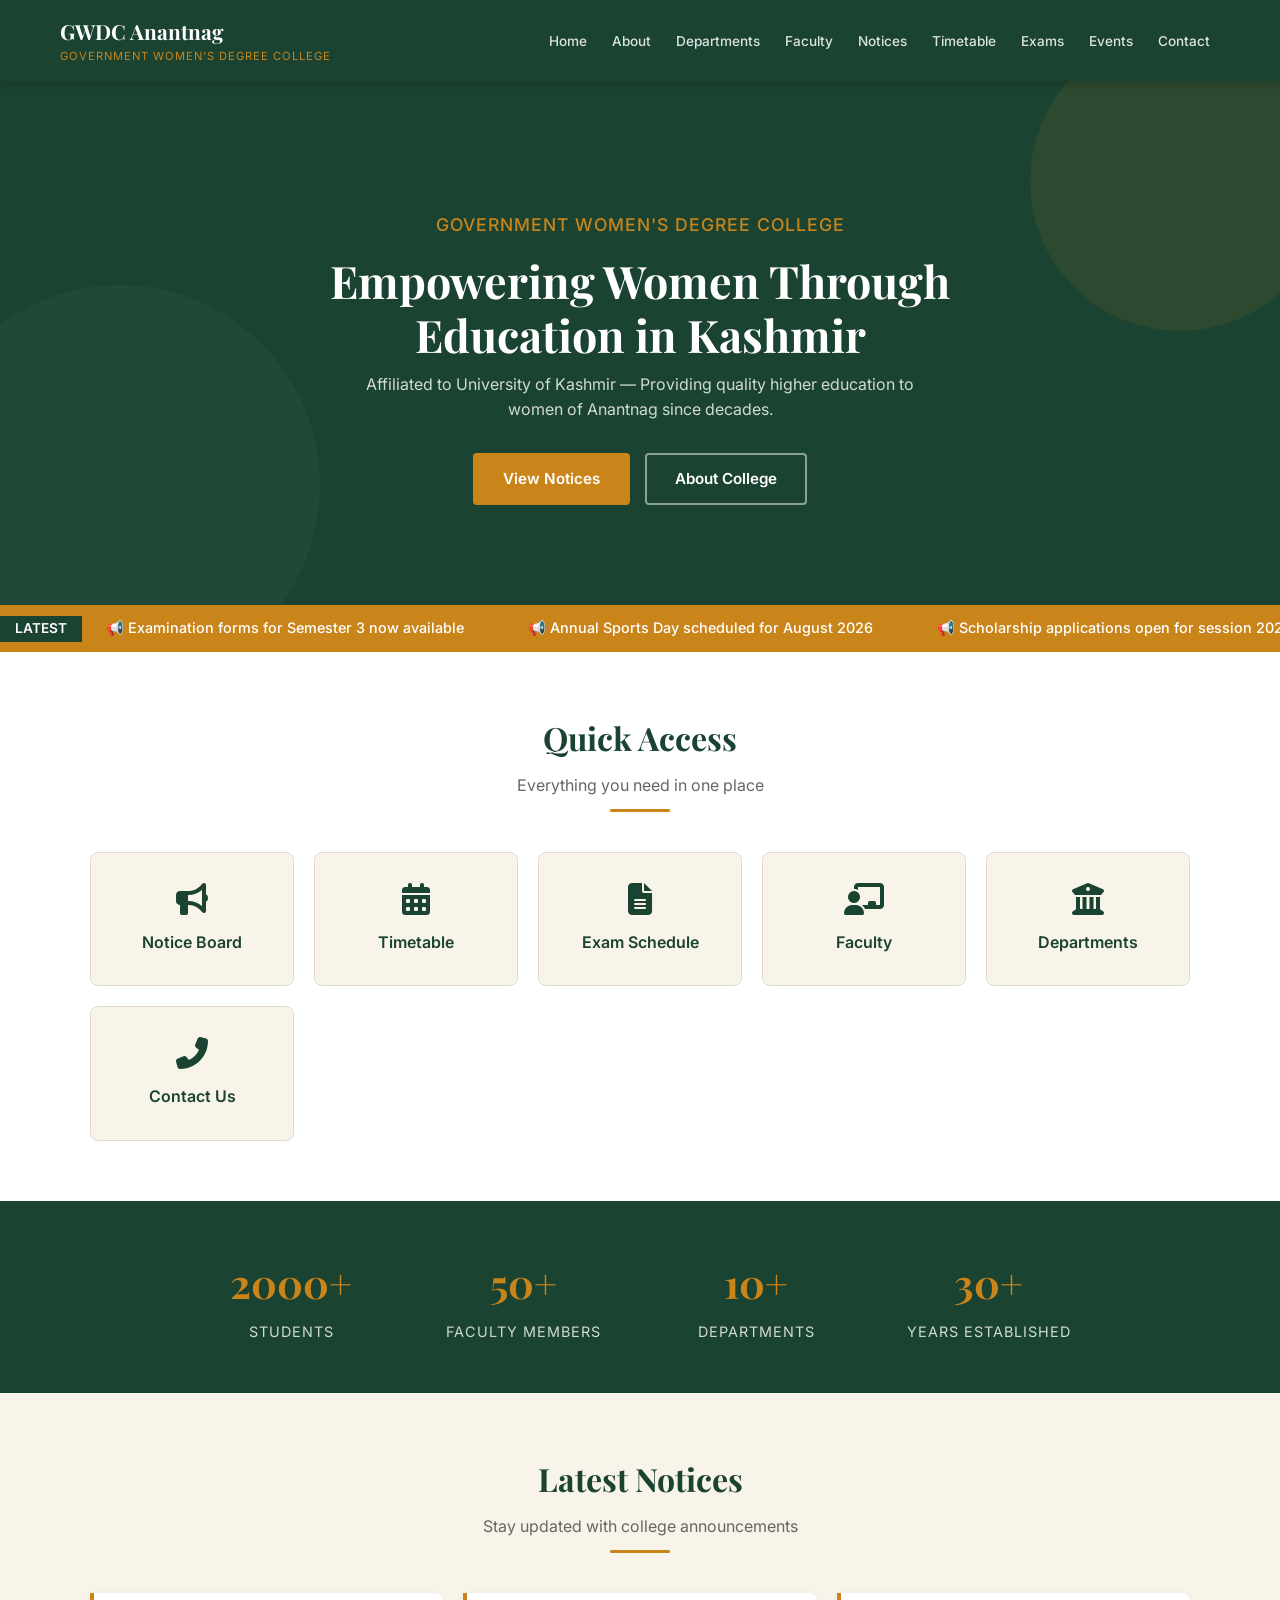
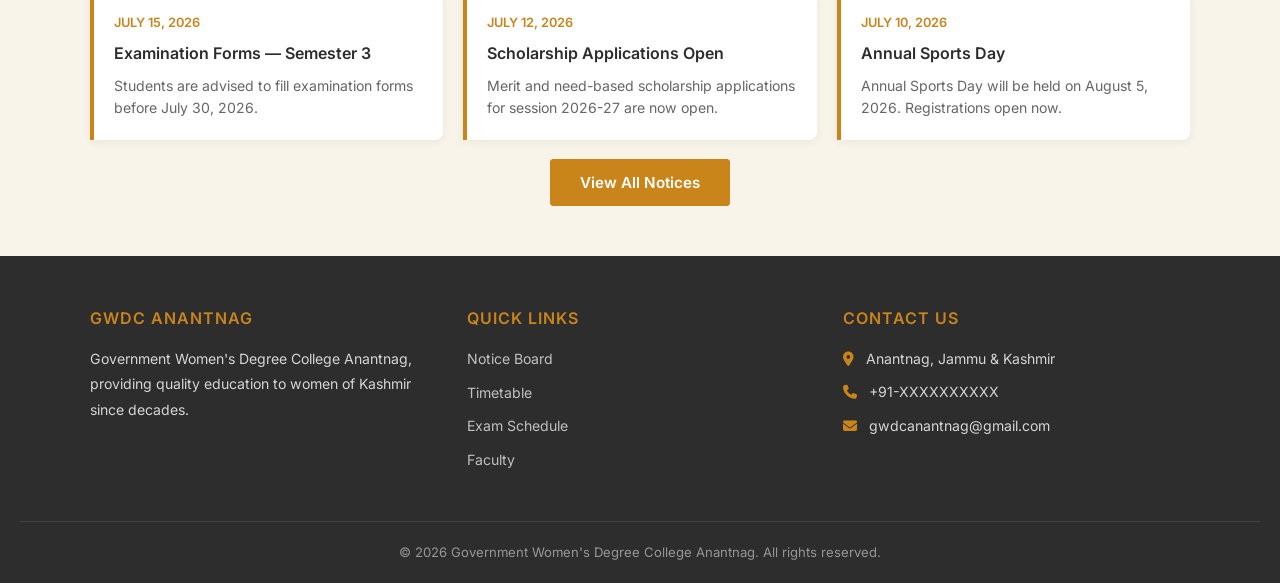
<file: index.html>
<!DOCTYPE html>
<html lang="en">
<head>
    <meta charset="UTF-8">
    <meta name="viewport" content="width=device-width, initial-scale=1.0">
    <title>Government Women's Degree College Anantnag</title>

    <!-- Google Fonts -->
    <link href="https://fonts.googleapis.com/css2?family=Playfair+Display:wght@400;600;700&family=Inter:wght@300;400;500;600&display=swap" rel="stylesheet">

    <!-- Font Awesome Icons -->
    <link rel="stylesheet" href="https://cdnjs.cloudflare.com/ajax/libs/font-awesome/6.4.0/css/all.min.css">

    <!-- Our CSS Files -->
    <link rel="stylesheet" href="css/style.css">
    <link rel="stylesheet" href="css/navbar.css">
    <link rel="stylesheet" href="css/responsive.css">
</head>
<body>

    <!-- NAVBAR -->
    <nav class="navbar">
        <div class="nav-container">
            <div class="nav-logo">
                <h1>GWDC Anantnag</h1>
                <p>Government Women's Degree College</p>
            </div>
            <ul class="nav-links">
                <li><a href="index.html">Home</a></li>
                <li><a href="about.html">About</a></li>
                <li><a href="departments.html">Departments</a></li>
                <li><a href="faculty.html">Faculty</a></li>
                <li><a href="notices.html">Notices</a></li>
                <li><a href="timetable.html">Timetable</a></li>
                <li><a href="exams.html">Exams</a></li>
                <li><a href="events.html">Events</a></li>
                <li><a href="contact.html">Contact</a></li>
            </ul>
            <div class="hamburger" id="hamburger">
                <span></span>
                <span></span>
                <span></span>
            </div>
        </div>
    </nav>

    <!-- PAGE CONTENT GOES HERE -->
    <main>

    <!-- HERO SECTION -->
    <section class="hero">
        <div class="hero-content">
            <p class="subtitle">Government Women's Degree College</p>
            <h1>Empowering Women Through Education in Kashmir</h1>
            <p>Affiliated to University of Kashmir — Providing quality higher education to women of Anantnag since decades.</p>
            <div class="hero-buttons">
                <a href="notices.html" class="btn-primary">View Notices</a>
                <a href="about.html" class="btn-secondary">About College</a>
            </div>
        </div>
    </section>

    <!-- ANNOUNCEMENT TICKER -->
    <div class="ticker-wrap">
        <span class="ticker-label">LATEST</span>
        <div class="ticker-content">
            <span>📢 Examination forms for Semester 3 now available</span>
            <span>📢 Annual Sports Day scheduled for August 2026</span>
            <span>📢 Scholarship applications open for session 2026-27</span>
            <span>📢 College will remain closed on 18th July 2026</span>
        </div>
    </div>

    <!-- QUICK LINKS -->
    <section class="quick-links">
        <div class="section-title">
            <h2>Quick Access</h2>
            <p>Everything you need in one place</p>
            <div class="gold-line"></div>
        </div>
        <div class="quick-links-grid">
            <a href="notices.html" class="quick-link-card">
                <i class="fas fa-bullhorn"></i>
                <h3>Notice Board</h3>
            </a>
            <a href="timetable.html" class="quick-link-card">
                <i class="fas fa-calendar-alt"></i>
                <h3>Timetable</h3>
            </a>
            <a href="exams.html" class="quick-link-card">
                <i class="fas fa-file-alt"></i>
                <h3>Exam Schedule</h3>
            </a>
            <a href="faculty.html" class="quick-link-card">
                <i class="fas fa-chalkboard-teacher"></i>
                <h3>Faculty</h3>
            </a>
            <a href="departments.html" class="quick-link-card">
                <i class="fas fa-university"></i>
                <h3>Departments</h3>
            </a>
            <a href="contact.html" class="quick-link-card">
                <i class="fas fa-phone-alt"></i>
                <h3>Contact Us</h3>
            </a>
        </div>
    </section>

    <!-- STATS -->
    <section class="stats">
        <div class="stats-grid">
            <div class="stat-item">
                <h2>2000+</h2>
                <p>Students</p>
            </div>
            <div class="stat-item">
                <h2>50+</h2>
                <p>Faculty Members</p>
            </div>
            <div class="stat-item">
                <h2>10+</h2>
                <p>Departments</p>
            </div>
            <div class="stat-item">
                <h2>30+</h2>
                <p>Years Established</p>
            </div>
        </div>
    </section>

    <!-- NOTICES PREVIEW -->
    <section class="notices-preview">
        <div class="section-title">
            <h2>Latest Notices</h2>
            <p>Stay updated with college announcements</p>
            <div class="gold-line"></div>
        </div>
        <div class="notices-preview-grid">
            <div class="notice-card">
                <p class="notice-date">July 15, 2026</p>
                <h3>Examination Forms — Semester 3</h3>
                <p>Students are advised to fill examination forms before July 30, 2026.</p>
            </div>
            <div class="notice-card">
                <p class="notice-date">July 12, 2026</p>
                <h3>Scholarship Applications Open</h3>
                <p>Merit and need-based scholarship applications for session 2026-27 are now open.</p>
            </div>
            <div class="notice-card">
                <p class="notice-date">July 10, 2026</p>
                <h3>Annual Sports Day</h3>
                <p>Annual Sports Day will be held on August 5, 2026. Registrations open now.</p>
            </div>
        </div>
        <div class="center-btn">
            <a href="notices.html" class="btn-primary">View All Notices</a>
        </div>
    </section>

</main>

    <!-- FOOTER -->
    <footer class="footer">
        <div class="footer-container">
            <div class="footer-col">
                <h3>GWDC Anantnag</h3>
                <p>Government Women's Degree College Anantnag, providing quality education to women of Kashmir since decades.</p>
            </div>
            <div class="footer-col">
                <h3>Quick Links</h3>
                <ul>
                    <li><a href="notices.html">Notice Board</a></li>
                    <li><a href="timetable.html">Timetable</a></li>
                    <li><a href="exams.html">Exam Schedule</a></li>
                    <li><a href="faculty.html">Faculty</a></li>
                </ul>
            </div>
            <div class="footer-col">
                <h3>Contact Us</h3>
                <p><i class="fas fa-map-marker-alt"></i> Anantnag, Jammu & Kashmir</p>
                <p><i class="fas fa-phone"></i> +91-XXXXXXXXXX</p>
                <p><i class="fas fa-envelope"></i> gwdcanantnag@gmail.com</p>
            </div>
        </div>
        <div class="footer-bottom">
            <p>© 2026 Government Women's Degree College Anantnag. All rights reserved.</p>
        </div>
    </footer>

    <!-- Our JS Files -->
    <script src="js/navbar.js"></script>
    <script src="js/ticker.js"></script>

</body>
</html>
</file>
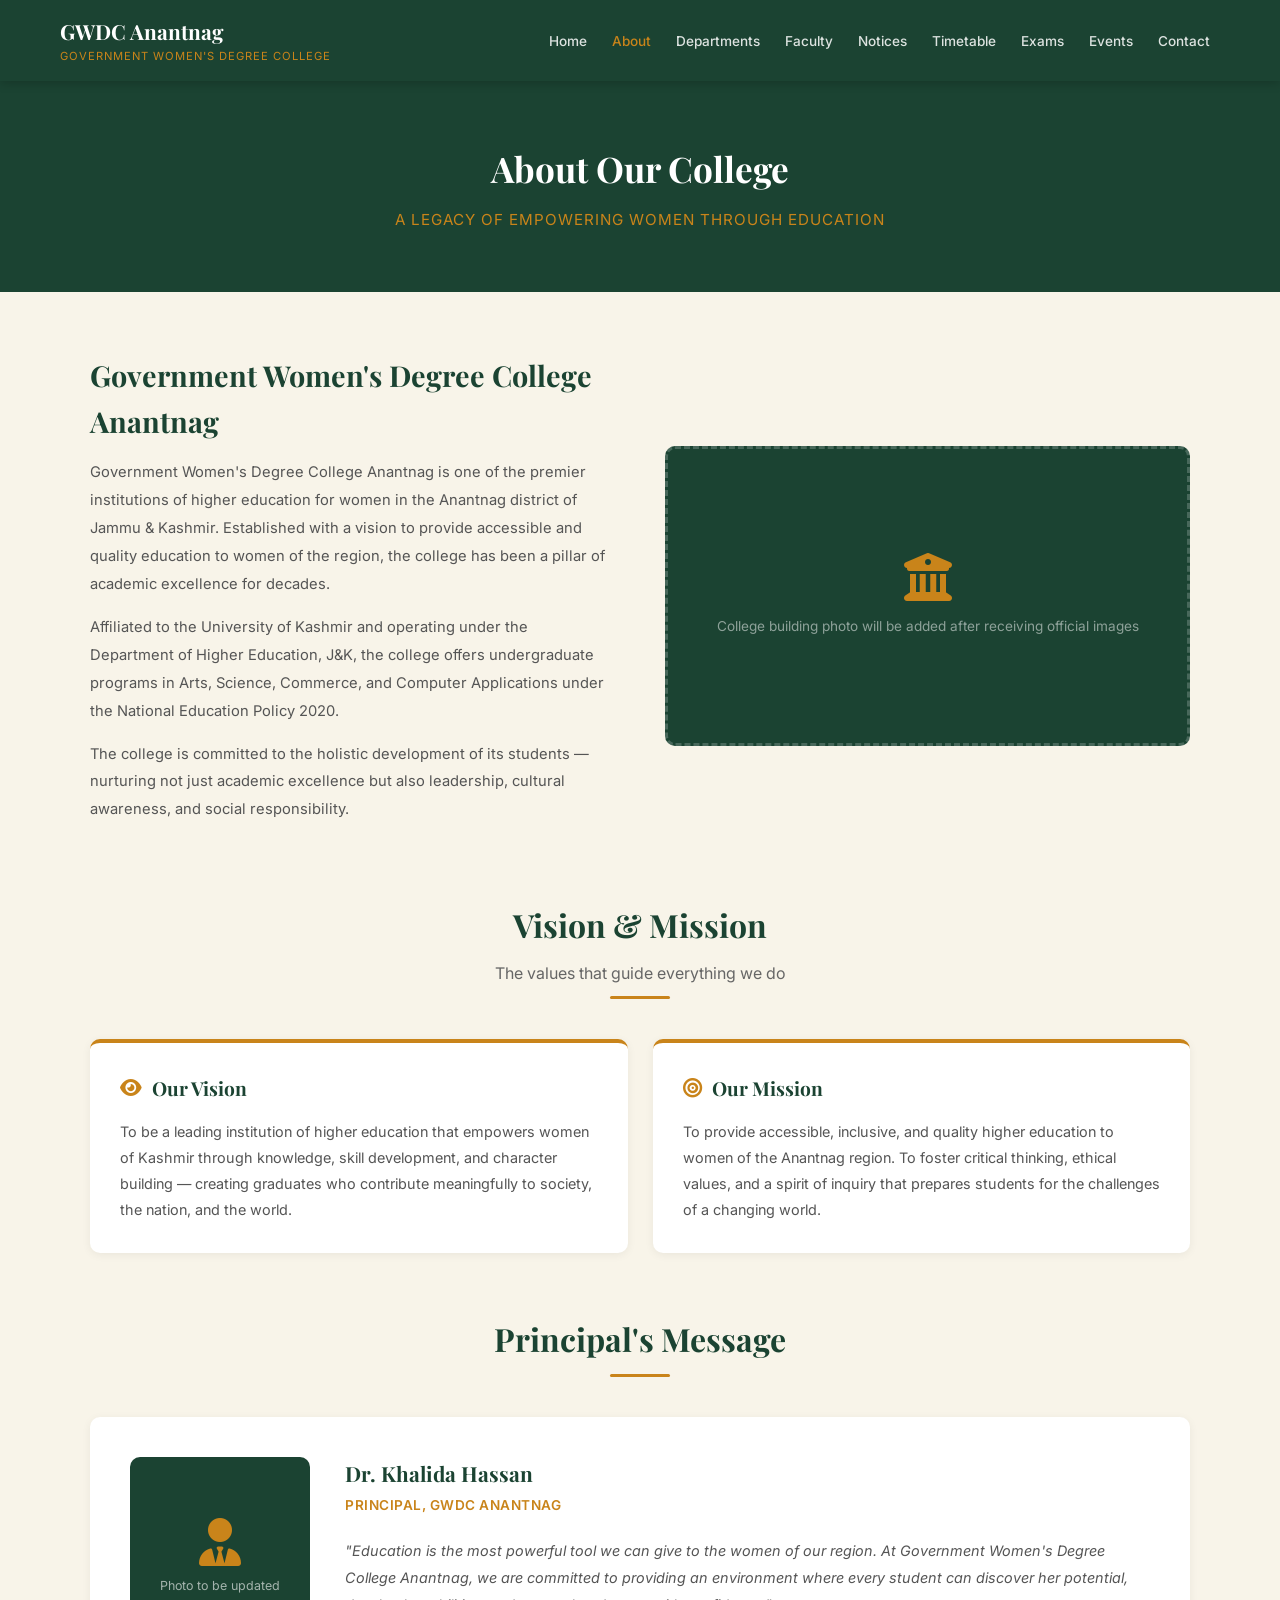
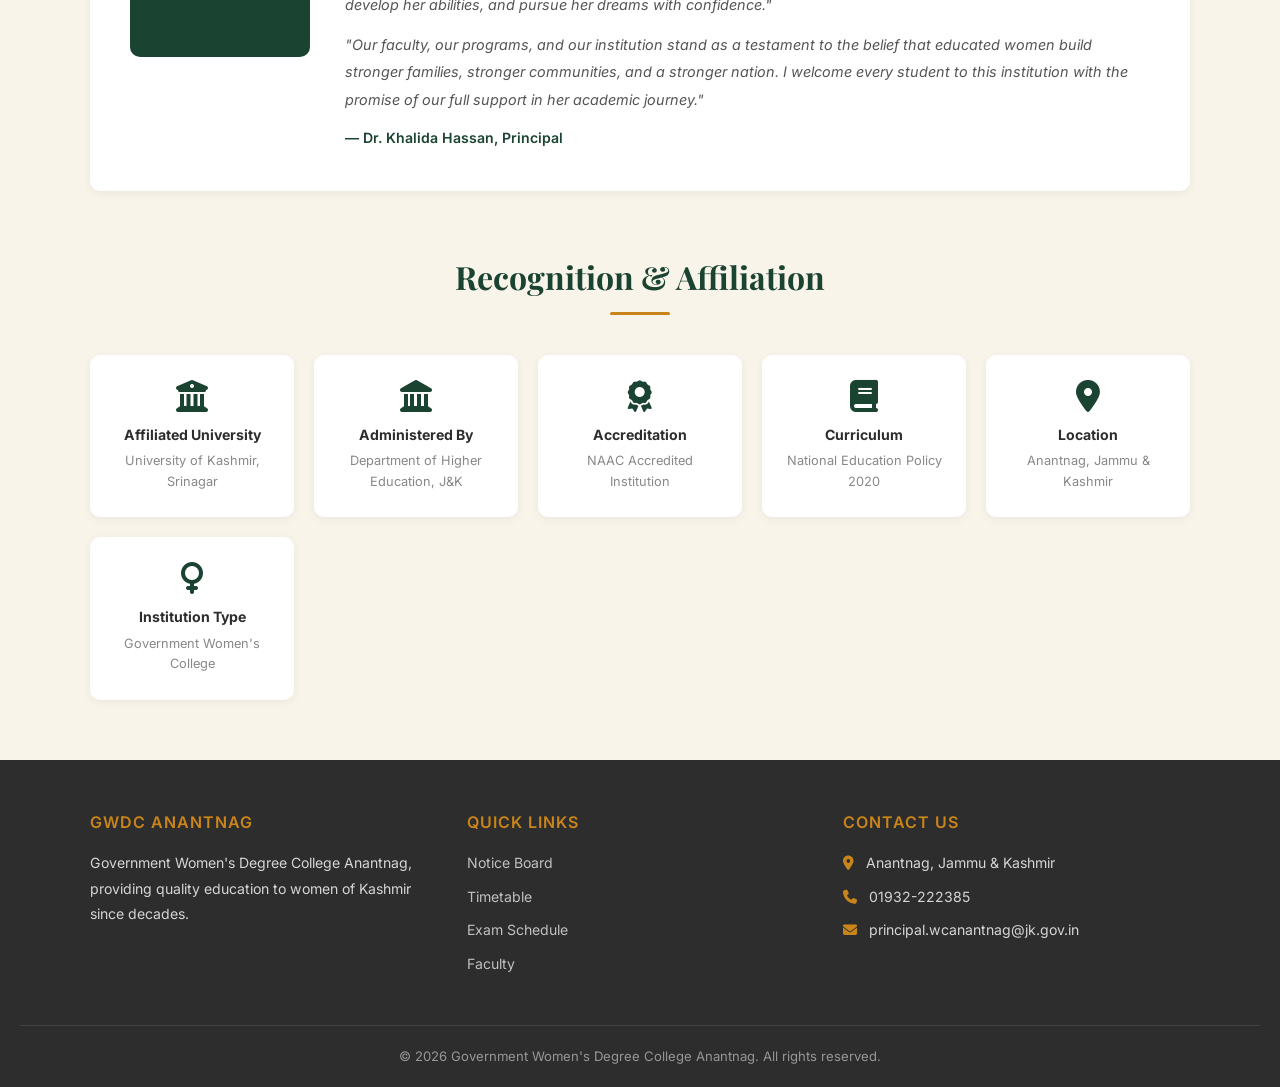
<file: about.html>
<!DOCTYPE html>
<html lang="en">
<head>
    <meta charset="UTF-8">
    <meta name="viewport" content="width=device-width, initial-scale=1.0">
    <title>About — GWDC Anantnag</title>
    <link href="https://fonts.googleapis.com/css2?family=Playfair+Display:wght@400;600;700&family=Inter:wght@300;400;500;600&display=swap" rel="stylesheet">
    <link rel="stylesheet" href="https://cdnjs.cloudflare.com/ajax/libs/font-awesome/6.4.0/css/all.min.css">
    <link rel="stylesheet" href="css/style.css">
    <link rel="stylesheet" href="css/navbar.css">
    <link rel="stylesheet" href="css/responsive.css">
    <style>
        .page-header {
            background-color: var(--green);
            padding: 60px 20px;
            text-align: center;
            color: var(--white);
        }

        .page-header h1 {
            color: var(--white);
            font-size: 2.2rem;
            margin-bottom: 10px;
        }

        .page-header p {
            color: var(--gold);
            font-size: 0.95rem;
            text-transform: uppercase;
            letter-spacing: 1px;
        }

        /* About section */
        .about-section {
            padding: 60px 20px;
            background-color: var(--cream);
        }

        .about-container {
            max-width: 1100px;
            margin: 0 auto;
        }

        /* Two column layout */
        .about-grid {
            display: grid;
            grid-template-columns: 1fr 1fr;
            gap: 50px;
            align-items: center;
            margin-bottom: 60px;
        }

        .about-text h2 {
            font-size: 1.8rem;
            color: var(--green);
            margin-bottom: 15px;
        }

        .about-text p {
            font-size: 0.92rem;
            color: #555;
            line-height: 1.9;
            margin-bottom: 15px;
        }

        /* College image placeholder */
        .about-image {
            background-color: var(--green);
            border-radius: 10px;
            min-height: 300px;
            display: flex;
            flex-direction: column;
            align-items: center;
            justify-content: center;
            color: rgba(255,255,255,0.5);
            font-size: 0.85rem;
            text-align: center;
            padding: 20px;
            border: 3px dashed rgba(255,255,255,0.2);
        }

        .about-image i {
            font-size: 3rem;
            margin-bottom: 15px;
            color: var(--gold);
        }

        /* Vision mission cards */
        .vm-grid {
            display: grid;
            grid-template-columns: 1fr 1fr;
            gap: 25px;
            margin-bottom: 60px;
        }

        .vm-card {
            background-color: var(--white);
            border-radius: 10px;
            padding: 30px;
            box-shadow: 0 2px 10px rgba(0,0,0,0.06);
            border-top: 4px solid var(--gold);
        }

        .vm-card h3 {
            font-size: 1.2rem;
            color: var(--green);
            margin-bottom: 15px;
            display: flex;
            align-items: center;
            gap: 10px;
        }

        .vm-card h3 i {
            color: var(--gold);
        }

        .vm-card p {
            font-size: 0.9rem;
            color: #555;
            line-height: 1.8;
        }

        /* Principal message */
        .principal-section {
            background-color: var(--white);
            border-radius: 10px;
            padding: 40px;
            box-shadow: 0 2px 10px rgba(0,0,0,0.06);
            margin-bottom: 60px;
            display: grid;
            grid-template-columns: 180px 1fr;
            gap: 35px;
            align-items: start;
        }

        .principal-avatar {
            background-color: var(--green);
            border-radius: 10px;
            width: 180px;
            height: 200px;
            display: flex;
            flex-direction: column;
            align-items: center;
            justify-content: center;
            color: rgba(255,255,255,0.6);
            font-size: 0.78rem;
            text-align: center;
            padding: 15px;
        }

        .principal-avatar i {
            font-size: 3rem;
            color: var(--gold);
            margin-bottom: 10px;
        }

        .principal-message h3 {
            font-size: 1.3rem;
            color: var(--green);
            margin-bottom: 5px;
        }

        .principal-message .designation {
            color: var(--gold);
            font-size: 0.85rem;
            font-weight: 600;
            text-transform: uppercase;
            letter-spacing: 0.5px;
            margin-bottom: 20px;
            display: block;
        }

        .principal-message p {
            font-size: 0.9rem;
            color: #555;
            line-height: 1.9;
            margin-bottom: 12px;
            font-style: italic;
        }

        .principal-message .signature {
            font-style: normal;
            font-weight: 600;
            color: var(--green);
            font-size: 0.88rem;
        }

        /* Affiliation info */
        .affiliation-grid {
            display: grid;
            grid-template-columns: repeat(auto-fit, minmax(200px, 1fr));
            gap: 20px;
        }

        .affiliation-card {
            background-color: var(--white);
            border-radius: 10px;
            padding: 25px 20px;
            text-align: center;
            box-shadow: 0 2px 10px rgba(0,0,0,0.06);
            transition: transform 0.3s ease;
        }

        .affiliation-card:hover {
            transform: translateY(-3px);
        }

        .affiliation-card i {
            font-size: 2rem;
            color: var(--green);
            margin-bottom: 12px;
            display: block;
        }

        .affiliation-card h4 {
            font-size: 0.88rem;
            color: var(--charcoal);
            font-family: 'Inter', sans-serif;
            margin-bottom: 5px;
        }

        .affiliation-card p {
            font-size: 0.8rem;
            color: #888;
        }

        /* Mobile */
        @media (max-width: 750px) {
            .about-grid {
                grid-template-columns: 1fr;
            }

            .vm-grid {
                grid-template-columns: 1fr;
            }

            .principal-section {
                grid-template-columns: 1fr;
            }

            .principal-avatar {
                width: 100%;
                height: 150px;
            }
        }
    </style>
</head>
<body>

    <!-- NAVBAR -->
    <nav class="navbar">
        <div class="nav-container">
            <div class="nav-logo">
                <h1>GWDC Anantnag</h1>
                <p>Government Women's Degree College</p>
            </div>
            <ul class="nav-links">
                <li><a href="index.html">Home</a></li>
                <li><a href="about.html" class="active">About</a></li>
                <li><a href="departments.html">Departments</a></li>
                <li><a href="faculty.html">Faculty</a></li>
                <li><a href="notices.html">Notices</a></li>
                <li><a href="timetable.html">Timetable</a></li>
                <li><a href="exams.html">Exams</a></li>
                <li><a href="events.html">Events</a></li>
                <li><a href="contact.html">Contact</a></li>
            </ul>
            <div class="hamburger" id="hamburger">
                <span></span>
                <span></span>
                <span></span>
            </div>
        </div>
    </nav>

    <!-- PAGE HEADER -->
    <div class="page-header">
        <h1>About Our College</h1>
        <p>A legacy of empowering women through education</p>
    </div>

    <section class="about-section">
        <div class="about-container">

            <!-- ABOUT + IMAGE -->
            <div class="about-grid">
                <div class="about-text">
                    <h2>Government Women's Degree College Anantnag</h2>
                    <p>Government Women's Degree College Anantnag is one of the premier institutions of higher education for women in the Anantnag district of Jammu & Kashmir. Established with a vision to provide accessible and quality education to women of the region, the college has been a pillar of academic excellence for decades.</p>
                    <p>Affiliated to the University of Kashmir and operating under the Department of Higher Education, J&K, the college offers undergraduate programs in Arts, Science, Commerce, and Computer Applications under the National Education Policy 2020.</p>
                    <p>The college is committed to the holistic development of its students — nurturing not just academic excellence but also leadership, cultural awareness, and social responsibility.</p>
                </div>
                <div class="about-image">
                    <i class="fas fa-university"></i>
                    <p>College building photo will be added after receiving official images</p>
                </div>
            </div>

            <!-- VISION & MISSION -->
            <div class="section-title">
                <h2>Vision & Mission</h2>
                <p>The values that guide everything we do</p>
                <div class="gold-line"></div>
            </div>

            <div class="vm-grid">
                <div class="vm-card">
                    <h3><i class="fas fa-eye"></i> Our Vision</h3>
                    <p>To be a leading institution of higher education that empowers women of Kashmir through knowledge, skill development, and character building — creating graduates who contribute meaningfully to society, the nation, and the world.</p>
                </div>
                <div class="vm-card">
                    <h3><i class="fas fa-bullseye"></i> Our Mission</h3>
                    <p>To provide accessible, inclusive, and quality higher education to women of the Anantnag region. To foster critical thinking, ethical values, and a spirit of inquiry that prepares students for the challenges of a changing world.</p>
                </div>
            </div>

            <!-- PRINCIPAL MESSAGE -->
            <div class="section-title">
                <h2>Principal's Message</h2>
                <div class="gold-line"></div>
            </div>

            <div class="principal-section">
                <div class="principal-avatar">
                    <i class="fas fa-user-tie"></i>
                    <span>Photo to be updated</span>
                </div>
                <div class="principal-message">
                    <h3>Dr. Khalida Hassan</h3>
                    <span class="designation">Principal, GWDC Anantnag</span>
                    <p>"Education is the most powerful tool we can give to the women of our region. At Government Women's Degree College Anantnag, we are committed to providing an environment where every student can discover her potential, develop her abilities, and pursue her dreams with confidence."</p>
                    <p>"Our faculty, our programs, and our institution stand as a testament to the belief that educated women build stronger families, stronger communities, and a stronger nation. I welcome every student to this institution with the promise of our full support in her academic journey."</p>
                    <span class="signature">— Dr. Khalida Hassan, Principal</span>
                </div>
            </div>

            <!-- AFFILIATION INFO -->
            <div class="section-title">
                <h2>Recognition & Affiliation</h2>
                <div class="gold-line"></div>
            </div>

            <div class="affiliation-grid">
                <div class="affiliation-card">
                    <i class="fas fa-university"></i>
                    <h4>Affiliated University</h4>
                    <p>University of Kashmir, Srinagar</p>
                </div>
                <div class="affiliation-card">
                    <i class="fas fa-landmark"></i>
                    <h4>Administered By</h4>
                    <p>Department of Higher Education, J&K</p>
                </div>
                <div class="affiliation-card">
                    <i class="fas fa-award"></i>
                    <h4>Accreditation</h4>
                    <p>NAAC Accredited Institution</p>
                </div>
                <div class="affiliation-card">
                    <i class="fas fa-book"></i>
                    <h4>Curriculum</h4>
                    <p>National Education Policy 2020</p>
                </div>
                <div class="affiliation-card">
                    <i class="fas fa-map-marker-alt"></i>
                    <h4>Location</h4>
                    <p>Anantnag, Jammu & Kashmir</p>
                </div>
                <div class="affiliation-card">
                    <i class="fas fa-venus"></i>
                    <h4>Institution Type</h4>
                    <p>Government Women's College</p>
                </div>
            </div>

        </div>
    </section>

    <!-- FOOTER -->
    <footer class="footer">
        <div class="footer-container">
            <div class="footer-col">
                <h3>GWDC Anantnag</h3>
                <p>Government Women's Degree College Anantnag, providing quality education to women of Kashmir since decades.</p>
            </div>
            <div class="footer-col">
                <h3>Quick Links</h3>
                <ul>
                    <li><a href="notices.html">Notice Board</a></li>
                    <li><a href="timetable.html">Timetable</a></li>
                    <li><a href="exams.html">Exam Schedule</a></li>
                    <li><a href="faculty.html">Faculty</a></li>
                </ul>
            </div>
            <div class="footer-col">
                <h3>Contact Us</h3>
                <p><i class="fas fa-map-marker-alt"></i> Anantnag, Jammu & Kashmir</p>
                <p><i class="fas fa-phone"></i> 01932-222385</p>
                <p><i class="fas fa-envelope"></i> principal.wcanantnag@jk.gov.in</p>
            </div>
        </div>
        <div class="footer-bottom">
            <p>© 2026 Government Women's Degree College Anantnag. All rights reserved.</p>
        </div>
    </footer>

    <script src="js/navbar.js"></script>

</body>
</html>
</file>
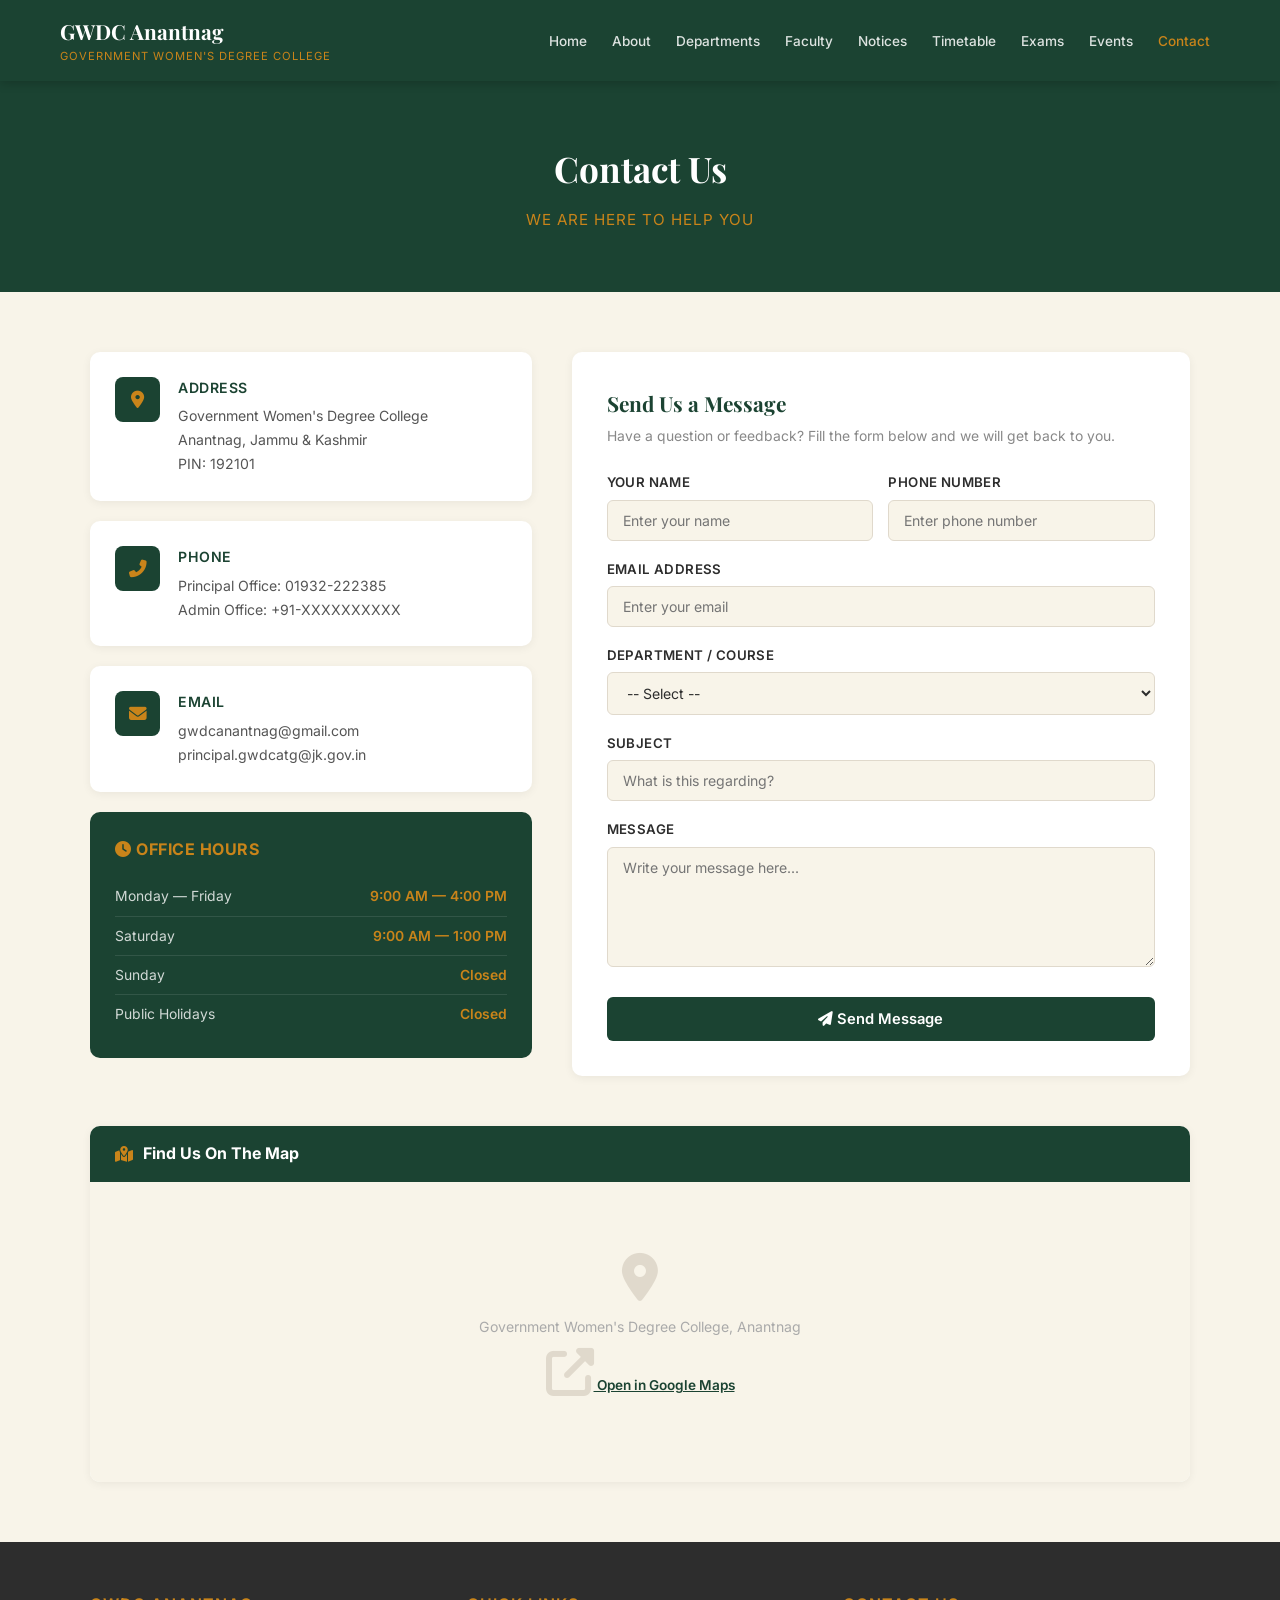
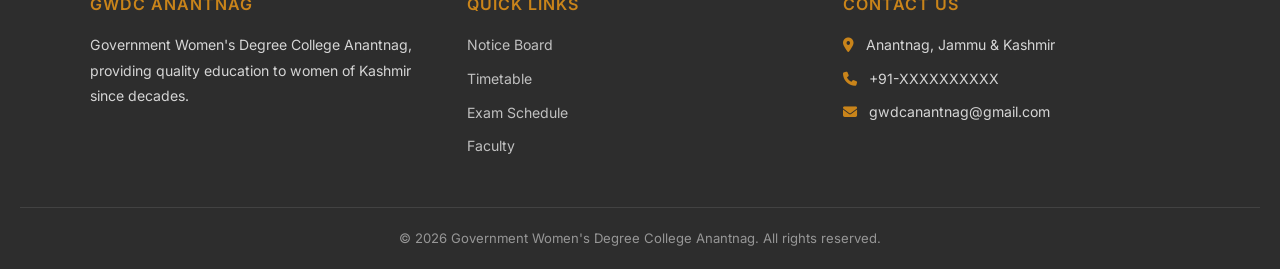
<file: contact.html>
<!DOCTYPE html>
<html lang="en">
<head>
    <meta charset="UTF-8">
    <meta name="viewport" content="width=device-width, initial-scale=1.0">
    <title>Contact — GWDC Anantnag</title>
    <link href="https://fonts.googleapis.com/css2?family=Playfair+Display:wght@400;600;700&family=Inter:wght@300;400;500;600&display=swap" rel="stylesheet">
    <link rel="stylesheet" href="https://cdnjs.cloudflare.com/ajax/libs/font-awesome/6.4.0/css/all.min.css">
    <link rel="stylesheet" href="css/style.css">
    <link rel="stylesheet" href="css/navbar.css">
    <link rel="stylesheet" href="css/responsive.css">
    <style>
        .page-header {
            background-color: var(--green);
            padding: 60px 20px;
            text-align: center;
            color: var(--white);
        }

        .page-header h1 {
            color: var(--white);
            font-size: 2.2rem;
            margin-bottom: 10px;
        }

        .page-header p {
            color: var(--gold);
            font-size: 0.95rem;
            text-transform: uppercase;
            letter-spacing: 1px;
        }

        .contact-section {
            padding: 60px 20px;
            background-color: var(--cream);
        }

        .contact-container {
            max-width: 1100px;
            margin: 0 auto;
        }

        /* Two column layout */
        .contact-grid {
            display: grid;
            grid-template-columns: 1fr 1.4fr;
            gap: 40px;
            margin-bottom: 50px;
        }

        /* Left — contact info */
        .contact-info {
            display: flex;
            flex-direction: column;
            gap: 20px;
        }

        .contact-info-card {
            background-color: var(--white);
            border-radius: 10px;
            padding: 25px;
            box-shadow: 0 2px 10px rgba(0,0,0,0.06);
            display: flex;
            gap: 18px;
            align-items: flex-start;
            transition: transform 0.3s ease;
        }

        .contact-info-card:hover {
            transform: translateX(4px);
        }

        .contact-info-icon {
            width: 45px;
            height: 45px;
            background-color: var(--green);
            border-radius: 8px;
            display: flex;
            align-items: center;
            justify-content: center;
            flex-shrink: 0;
        }

        .contact-info-icon i {
            color: var(--gold);
            font-size: 1.1rem;
        }

        .contact-info-text h4 {
            font-size: 0.88rem;
            font-family: 'Inter', sans-serif;
            font-weight: 600;
            color: var(--green);
            text-transform: uppercase;
            letter-spacing: 0.5px;
            margin-bottom: 5px;
        }

        .contact-info-text p {
            font-size: 0.88rem;
            color: #555;
            line-height: 1.7;
        }

        /* Office hours */
        .office-hours {
            background-color: var(--green);
            border-radius: 10px;
            padding: 25px;
            color: var(--white);
        }

        .office-hours h3 {
            color: var(--gold);
            font-size: 1rem;
            font-family: 'Inter', sans-serif;
            margin-bottom: 15px;
            text-transform: uppercase;
            letter-spacing: 0.5px;
        }

        .hours-list {
            list-style: none;
        }

        .hours-list li {
            display: flex;
            justify-content: space-between;
            padding: 8px 0;
            border-bottom: 1px solid rgba(255,255,255,0.1);
            font-size: 0.87rem;
        }

        .hours-list li:last-child {
            border-bottom: none;
        }

        .hours-list .day {
            color: rgba(255,255,255,0.8);
        }

        .hours-list .time {
            color: var(--gold);
            font-weight: 600;
        }

        /* Right — contact form */
        .contact-form-box {
            background-color: var(--white);
            border-radius: 10px;
            padding: 35px;
            box-shadow: 0 2px 10px rgba(0,0,0,0.06);
        }

        .contact-form-box h3 {
            font-size: 1.3rem;
            color: var(--green);
            margin-bottom: 5px;
        }

        .contact-form-box p {
            font-size: 0.87rem;
            color: #888;
            margin-bottom: 25px;
        }

        /* Form fields */
        .form-group {
            margin-bottom: 18px;
        }

        .form-group label {
            display: block;
            font-size: 0.83rem;
            font-weight: 600;
            color: var(--charcoal);
            margin-bottom: 6px;
            text-transform: uppercase;
            letter-spacing: 0.4px;
        }

        .form-group input,
        .form-group select,
        .form-group textarea {
            width: 100%;
            padding: 11px 15px;
            border: 1px solid var(--border);
            border-radius: 6px;
            font-family: 'Inter', sans-serif;
            font-size: 0.88rem;
            color: var(--charcoal);
            background-color: var(--cream);
            transition: border-color 0.3s ease;
        }

        .form-group input:focus,
        .form-group select:focus,
        .form-group textarea:focus {
            outline: none;
            border-color: var(--green);
            background-color: var(--white);
        }

        .form-group textarea {
            resize: vertical;
            min-height: 120px;
        }

        .form-row {
            display: grid;
            grid-template-columns: 1fr 1fr;
            gap: 15px;
        }

        .submit-btn {
            background-color: var(--green);
            color: var(--white);
            padding: 13px 30px;
            border: none;
            border-radius: 6px;
            font-family: 'Inter', sans-serif;
            font-size: 0.92rem;
            font-weight: 600;
            cursor: pointer;
            width: 100%;
            transition: background-color 0.3s ease;
            margin-top: 5px;
        }

        .submit-btn:hover {
            background-color: #143426;
        }

        /* Success message */
        .success-msg {
            display: none;
            background-color: #d4edda;
            color: #155724;
            padding: 15px;
            border-radius: 6px;
            font-size: 0.88rem;
            margin-top: 15px;
            text-align: center;
        }

        .success-msg i {
            margin-right: 6px;
        }

        /* Map section */
        .map-section {
            background-color: var(--white);
            border-radius: 10px;
            overflow: hidden;
            box-shadow: 0 2px 10px rgba(0,0,0,0.06);
        }

        .map-header {
            background-color: var(--green);
            padding: 15px 25px;
            display: flex;
            align-items: center;
            gap: 10px;
        }

        .map-header h3 {
            color: var(--white);
            font-size: 1rem;
            font-family: 'Inter', sans-serif;
        }

        .map-header i {
            color: var(--gold);
        }

        .map-placeholder {
            background-color: var(--cream);
            height: 300px;
            display: flex;
            flex-direction: column;
            align-items: center;
            justify-content: center;
            color: #aaa;
            font-size: 0.88rem;
            text-align: center;
            padding: 20px;
        }

        .map-placeholder i {
            font-size: 3rem;
            color: var(--border);
            margin-bottom: 15px;
        }

        .map-placeholder a {
            color: var(--green);
            font-weight: 600;
            text-decoration: underline;
            margin-top: 10px;
            display: inline-block;
            font-size: 0.85rem;
        }

        /* Mobile */
        @media (max-width: 750px) {
            .contact-grid {
                grid-template-columns: 1fr;
            }

            .form-row {
                grid-template-columns: 1fr;
            }
        }
    </style>
</head>
<body>

    <!-- NAVBAR -->
    <nav class="navbar">
        <div class="nav-container">
            <div class="nav-logo">
                <h1>GWDC Anantnag</h1>
                <p>Government Women's Degree College</p>
            </div>
            <ul class="nav-links">
                <li><a href="index.html">Home</a></li>
                <li><a href="about.html">About</a></li>
                <li><a href="departments.html">Departments</a></li>
                <li><a href="faculty.html">Faculty</a></li>
                <li><a href="notices.html">Notices</a></li>
                <li><a href="timetable.html">Timetable</a></li>
                <li><a href="exams.html">Exams</a></li>
                <li><a href="events.html">Events</a></li>
                <li><a href="contact.html" class="active">Contact</a></li>
            </ul>
            <div class="hamburger" id="hamburger">
                <span></span>
                <span></span>
                <span></span>
            </div>
        </div>
    </nav>

    <!-- PAGE HEADER -->
    <div class="page-header">
        <h1>Contact Us</h1>
        <p>We are here to help you</p>
    </div>

    <section class="contact-section">
        <div class="contact-container">

            <div class="contact-grid">

                <!-- LEFT — CONTACT INFO -->
                <div class="contact-info">

                    <div class="contact-info-card">
                        <div class="contact-info-icon">
                            <i class="fas fa-map-marker-alt"></i>
                        </div>
                        <div class="contact-info-text">
                            <h4>Address</h4>
                            <p>Government Women's Degree College<br>Anantnag, Jammu & Kashmir<br>PIN: 192101</p>
                        </div>
                    </div>

                    <div class="contact-info-card">
                        <div class="contact-info-icon">
                            <i class="fas fa-phone-alt"></i>
                        </div>
                        <div class="contact-info-text">
                            <h4>Phone</h4>
                            <p>Principal Office: 01932-222385<br>Admin Office: +91-XXXXXXXXXX</p>
                        </div>
                    </div>

                    <div class="contact-info-card">
                        <div class="contact-info-icon">
                            <i class="fas fa-envelope"></i>
                        </div>
                        <div class="contact-info-text">
                            <h4>Email</h4>
                            <p>gwdcanantnag@gmail.com<br>principal.gwdcatg@jk.gov.in</p>
                        </div>
                    </div>

                    <div class="office-hours">
                        <h3><i class="fas fa-clock"></i> Office Hours</h3>
                        <ul class="hours-list">
                            <li>
                                <span class="day">Monday — Friday</span>
                                <span class="time">9:00 AM — 4:00 PM</span>
                            </li>
                            <li>
                                <span class="day">Saturday</span>
                                <span class="time">9:00 AM — 1:00 PM</span>
                            </li>
                            <li>
                                <span class="day">Sunday</span>
                                <span class="time">Closed</span>
                            </li>
                            <li>
                                <span class="day">Public Holidays</span>
                                <span class="time">Closed</span>
                            </li>
                        </ul>
                    </div>

                </div>

                <!-- RIGHT — CONTACT FORM -->
                <div class="contact-form-box">
                    <h3>Send Us a Message</h3>
                    <p>Have a question or feedback? Fill the form below and we will get back to you.</p>

                    <div class="form-row">
                        <div class="form-group">
                            <label>Your Name</label>
                            <input type="text" id="name" placeholder="Enter your name">
                        </div>
                        <div class="form-group">
                            <label>Phone Number</label>
                            <input type="tel" id="phone" placeholder="Enter phone number">
                        </div>
                    </div>

                    <div class="form-group">
                        <label>Email Address</label>
                        <input type="email" id="email" placeholder="Enter your email">
                    </div>

                    <div class="form-group">
                        <label>Department / Course</label>
                        <select id="dept">
                            <option value="">-- Select --</option>
                            <option>BCA</option>
                            <option>BSc</option>
                            <option>BA</option>
                            <option>BCom</option>
                            <option>General Inquiry</option>
                            <option>Admission Related</option>
                            <option>Other</option>
                        </select>
                    </div>

                    <div class="form-group">
                        <label>Subject</label>
                        <input type="text" id="subject" placeholder="What is this regarding?">
                    </div>

                    <div class="form-group">
                        <label>Message</label>
                        <textarea id="message" placeholder="Write your message here..."></textarea>
                    </div>

                    <button class="submit-btn" onclick="handleSubmit()">
                        <i class="fas fa-paper-plane"></i> Send Message
                    </button>

                    <div class="success-msg" id="successMsg">
                        <i class="fas fa-check-circle"></i>
                        Thank you! Your message has been received. We will get back to you soon.
                    </div>
                </div>

            </div>

            <!-- MAP -->
            <div class="map-section">
                <div class="map-header">
                    <i class="fas fa-map-marked-alt"></i>
                    <h3>Find Us On The Map</h3>
                </div>
                <div class="map-placeholder">
                    <i class="fas fa-map-marker-alt"></i>
                    <p>Government Women's Degree College, Anantnag</p>
                    <a href="https://maps.google.com/?q=Government+Women+Degree+College+Anantnag" target="_blank">
                        <i class="fas fa-external-link-alt"></i> Open in Google Maps
                    </a>
                </div>
            </div>

        </div>
    </section>

    <!-- FOOTER -->
    <footer class="footer">
        <div class="footer-container">
            <div class="footer-col">
                <h3>GWDC Anantnag</h3>
                <p>Government Women's Degree College Anantnag, providing quality education to women of Kashmir since decades.</p>
            </div>
            <div class="footer-col">
                <h3>Quick Links</h3>
                <ul>
                    <li><a href="notices.html">Notice Board</a></li>
                    <li><a href="timetable.html">Timetable</a></li>
                    <li><a href="exams.html">Exam Schedule</a></li>
                    <li><a href="faculty.html">Faculty</a></li>
                </ul>
            </div>
            <div class="footer-col">
                <h3>Contact Us</h3>
                <p><i class="fas fa-map-marker-alt"></i> Anantnag, Jammu & Kashmir</p>
                <p><i class="fas fa-phone"></i> +91-XXXXXXXXXX</p>
                <p><i class="fas fa-envelope"></i> gwdcanantnag@gmail.com</p>
            </div>
        </div>
        <div class="footer-bottom">
            <p>© 2026 Government Women's Degree College Anantnag. All rights reserved.</p>
        </div>
    </footer>

    <script src="js/navbar.js"></script>
    <script>
        // FORM SUBMIT HANDLER
        // Since this is a static site there is no backend
        // This just shows a success message when submitted
        // When the site goes dynamic this connects to a real email sender

        function handleSubmit() {
            const name = document.getElementById('name').value.trim();
            const email = document.getElementById('email').value.trim();
            const message = document.getElementById('message').value.trim();

            if (!name || !email || !message) {
                alert('Please fill in your name, email, and message before submitting.');
                return;
            }

            // Show success message
            document.getElementById('successMsg').style.display = 'block';

            // Clear form
            document.getElementById('name').value = '';
            document.getElementById('phone').value = '';
            document.getElementById('email').value = '';
            document.getElementById('subject').value = '';
            document.getElementById('message').value = '';
            document.getElementById('dept').value = '';
        }
    </script>

</body>
</html>
</file>
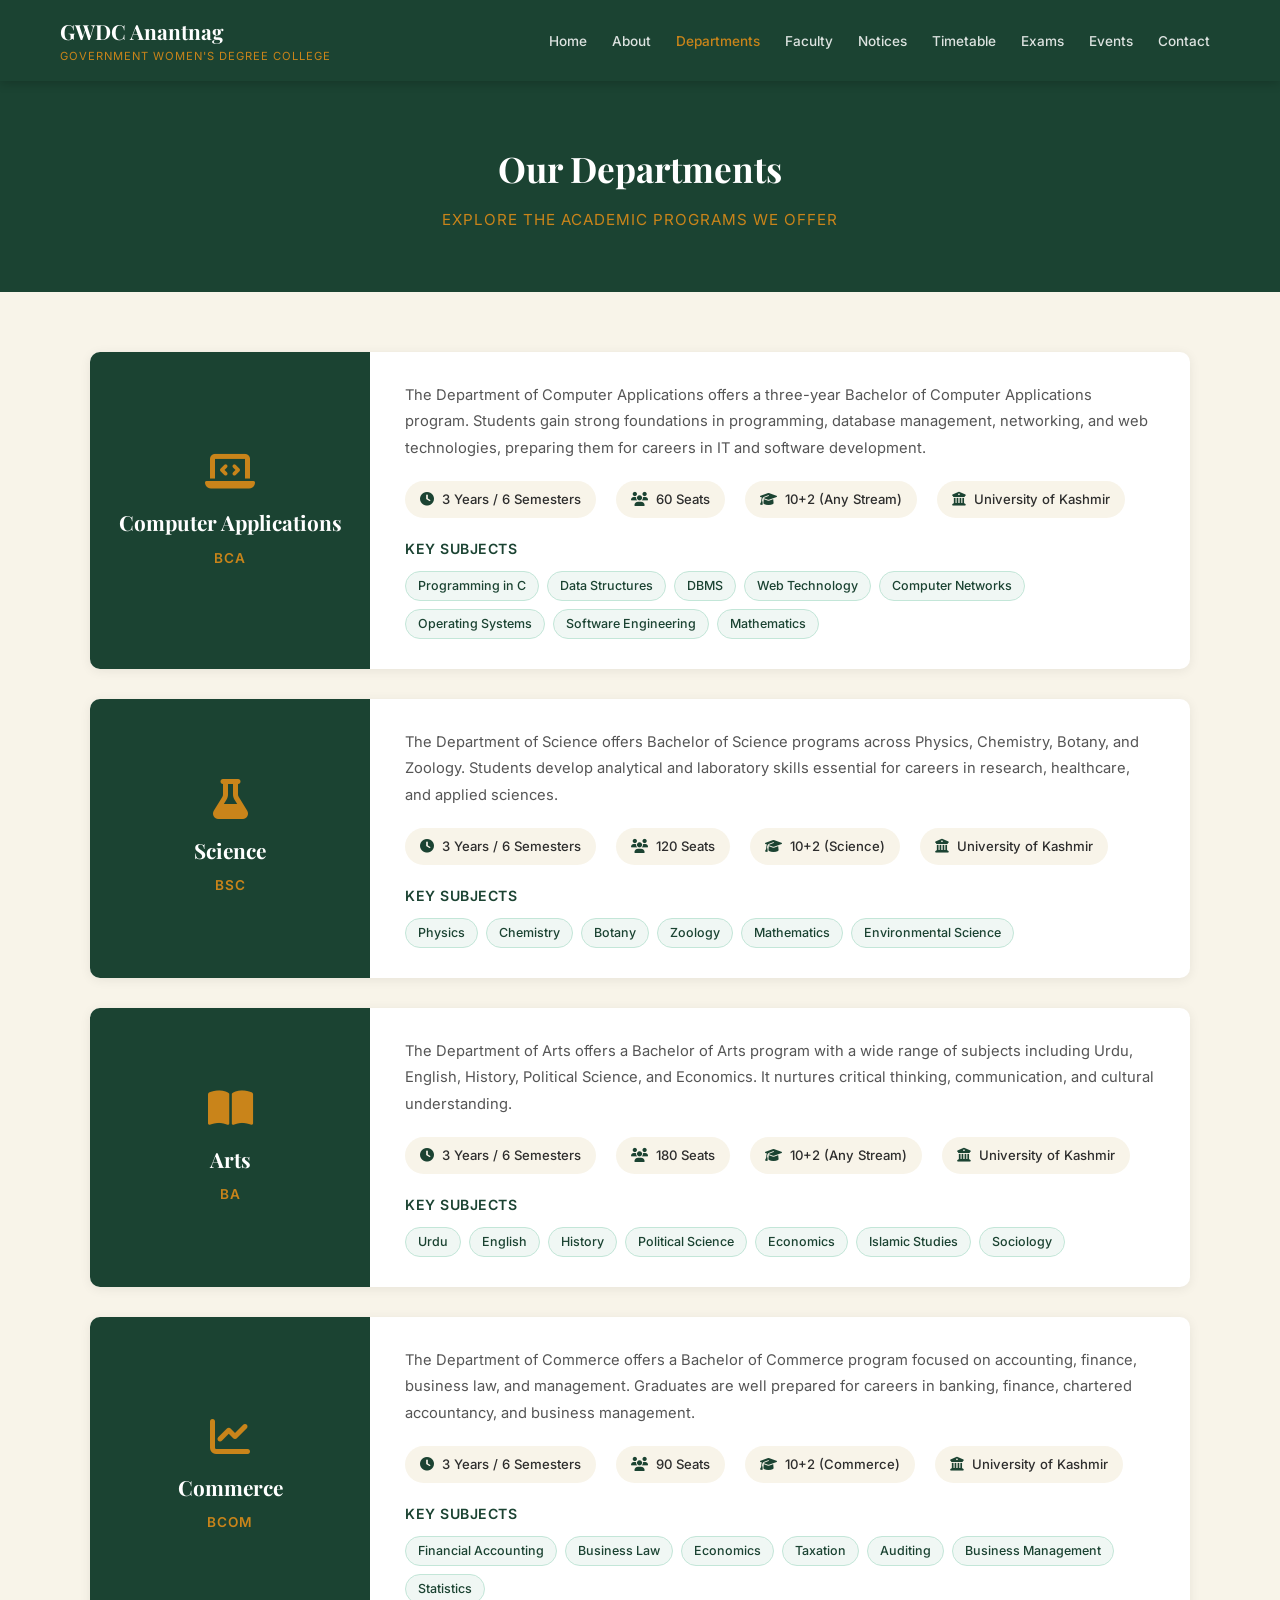
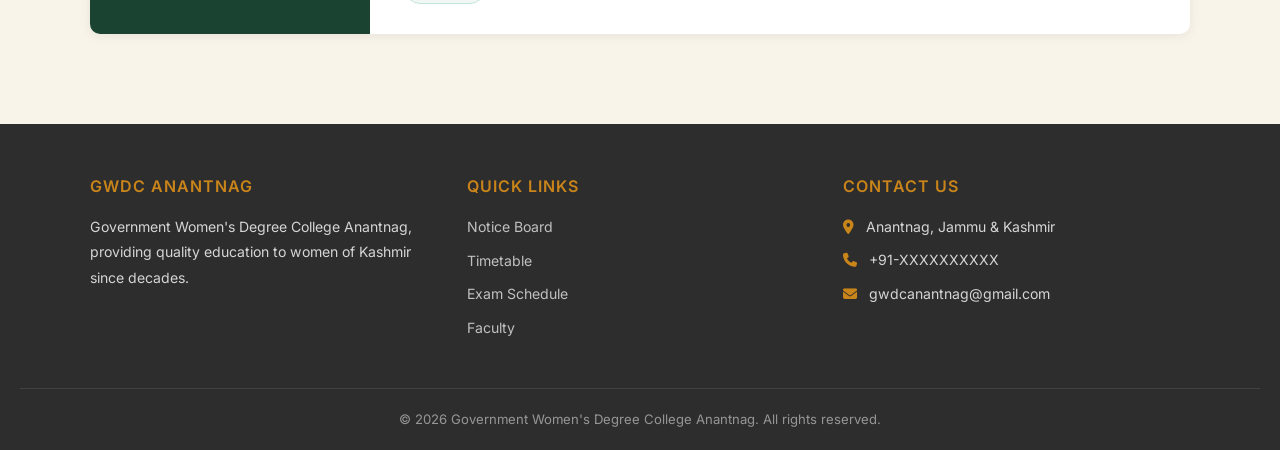
<file: departments.html>
<!DOCTYPE html>
<html lang="en">
<head>
    <meta charset="UTF-8">
    <meta name="viewport" content="width=device-width, initial-scale=1.0">
    <title>Departments — GWDC Anantnag</title>
    <link href="https://fonts.googleapis.com/css2?family=Playfair+Display:wght@400;600;700&family=Inter:wght@300;400;500;600&display=swap" rel="stylesheet">
    <link rel="stylesheet" href="https://cdnjs.cloudflare.com/ajax/libs/font-awesome/6.4.0/css/all.min.css">
    <link rel="stylesheet" href="css/style.css">
    <link rel="stylesheet" href="css/navbar.css">
    <link rel="stylesheet" href="css/responsive.css">
    <style>
        .page-header {
            background-color: var(--green);
            padding: 60px 20px;
            text-align: center;
            color: var(--white);
        }

        .page-header h1 {
            color: var(--white);
            font-size: 2.2rem;
            margin-bottom: 10px;
        }

        .page-header p {
            color: var(--gold);
            font-size: 0.95rem;
            text-transform: uppercase;
            letter-spacing: 1px;
        }

        /* Departments section */
        .departments-section {
            padding: 60px 20px;
            background-color: var(--cream);
        }

        .departments-container {
            max-width: 1100px;
            margin: 0 auto;
        }

        /* Each department block */
        .dept-card {
            background-color: var(--white);
            border-radius: 10px;
            overflow: hidden;
            box-shadow: 0 2px 12px rgba(0,0,0,0.07);
            margin-bottom: 30px;
            display: grid;
            grid-template-columns: 280px 1fr;
        }

        /* Left colored sidebar of each card */
        .dept-sidebar {
            background-color: var(--green);
            padding: 35px 25px;
            display: flex;
            flex-direction: column;
            justify-content: center;
            align-items: center;
            text-align: center;
        }

        .dept-sidebar i {
            font-size: 2.5rem;
            color: var(--gold);
            margin-bottom: 15px;
        }

        .dept-sidebar h2 {
            color: var(--white);
            font-size: 1.3rem;
            margin-bottom: 8px;
        }

        .dept-sidebar .dept-short {
            color: var(--gold);
            font-size: 0.85rem;
            font-weight: 600;
            text-transform: uppercase;
            letter-spacing: 1px;
        }

        /* Right content area */
        .dept-content {
            padding: 30px 35px;
        }

        .dept-content p {
            font-size: 0.92rem;
            color: #555;
            line-height: 1.8;
            margin-bottom: 20px;
        }

        /* Info row — duration, seats etc */
        .dept-meta {
            display: flex;
            gap: 20px;
            flex-wrap: wrap;
            margin-bottom: 20px;
        }

        .meta-item {
            display: flex;
            align-items: center;
            gap: 8px;
            background-color: var(--cream);
            padding: 8px 15px;
            border-radius: 30px;
            font-size: 0.82rem;
            font-weight: 500;
            color: var(--charcoal);
        }

        .meta-item i {
            color: var(--green);
            font-size: 0.85rem;
        }

        /* Subjects list */
        .dept-subjects h4 {
            font-size: 0.88rem;
            font-family: 'Inter', sans-serif;
            font-weight: 600;
            color: var(--green);
            text-transform: uppercase;
            letter-spacing: 0.5px;
            margin-bottom: 10px;
        }

        .subjects-list {
            display: flex;
            flex-wrap: wrap;
            gap: 8px;
        }

        .subject-tag {
            background-color: #f0f7f4;
            border: 1px solid #c3e6d8;
            color: var(--green);
            padding: 4px 12px;
            border-radius: 20px;
            font-size: 0.78rem;
            font-weight: 500;
        }

        /* Mobile responsive */
        @media (max-width: 700px) {
            .dept-card {
                grid-template-columns: 1fr;
            }

            .dept-sidebar {
                padding: 25px;
                flex-direction: row;
                gap: 15px;
                text-align: left;
            }

            .dept-sidebar i {
                margin-bottom: 0;
                font-size: 1.8rem;
            }
        }
    </style>
</head>
<body>

    <!-- NAVBAR -->
    <nav class="navbar">
        <div class="nav-container">
            <div class="nav-logo">
                <h1>GWDC Anantnag</h1>
                <p>Government Women's Degree College</p>
            </div>
            <ul class="nav-links">
                <li><a href="index.html">Home</a></li>
                <li><a href="about.html">About</a></li>
                <li><a href="departments.html" class="active">Departments</a></li>
                <li><a href="faculty.html">Faculty</a></li>
                <li><a href="notices.html">Notices</a></li>
                <li><a href="timetable.html">Timetable</a></li>
                <li><a href="exams.html">Exams</a></li>
                <li><a href="events.html">Events</a></li>
                <li><a href="contact.html">Contact</a></li>
            </ul>
            <div class="hamburger" id="hamburger">
                <span></span>
                <span></span>
                <span></span>
            </div>
        </div>
    </nav>

    <!-- PAGE HEADER -->
    <div class="page-header">
        <h1>Our Departments</h1>
        <p>Explore the academic programs we offer</p>
    </div>

    <!-- DEPARTMENTS -->
    <section class="departments-section">
        <div class="departments-container">

            <!-- BCA -->
            <div class="dept-card">
                <div class="dept-sidebar">
                    <i class="fas fa-laptop-code"></i>
                    <h2>Computer Applications</h2>
                    <span class="dept-short">BCA</span>
                </div>
                <div class="dept-content">
                    <p>The Department of Computer Applications offers a three-year Bachelor of Computer Applications program. Students gain strong foundations in programming, database management, networking, and web technologies, preparing them for careers in IT and software development.</p>
                    <div class="dept-meta">
                        <span class="meta-item"><i class="fas fa-clock"></i> 3 Years / 6 Semesters</span>
                        <span class="meta-item"><i class="fas fa-users"></i> 60 Seats</span>
                        <span class="meta-item"><i class="fas fa-graduation-cap"></i> 10+2 (Any Stream)</span>
                        <span class="meta-item"><i class="fas fa-university"></i> University of Kashmir</span>
                    </div>
                    <div class="dept-subjects">
                        <h4>Key Subjects</h4>
                        <div class="subjects-list">
                            <span class="subject-tag">Programming in C</span>
                            <span class="subject-tag">Data Structures</span>
                            <span class="subject-tag">DBMS</span>
                            <span class="subject-tag">Web Technology</span>
                            <span class="subject-tag">Computer Networks</span>
                            <span class="subject-tag">Operating Systems</span>
                            <span class="subject-tag">Software Engineering</span>
                            <span class="subject-tag">Mathematics</span>
                        </div>
                    </div>
                </div>
            </div>

            <!-- BSC -->
            <div class="dept-card">
                <div class="dept-sidebar">
                    <i class="fas fa-flask"></i>
                    <h2>Science</h2>
                    <span class="dept-short">BSc</span>
                </div>
                <div class="dept-content">
                    <p>The Department of Science offers Bachelor of Science programs across Physics, Chemistry, Botany, and Zoology. Students develop analytical and laboratory skills essential for careers in research, healthcare, and applied sciences.</p>
                    <div class="dept-meta">
                        <span class="meta-item"><i class="fas fa-clock"></i> 3 Years / 6 Semesters</span>
                        <span class="meta-item"><i class="fas fa-users"></i> 120 Seats</span>
                        <span class="meta-item"><i class="fas fa-graduation-cap"></i> 10+2 (Science)</span>
                        <span class="meta-item"><i class="fas fa-university"></i> University of Kashmir</span>
                    </div>
                    <div class="dept-subjects">
                        <h4>Key Subjects</h4>
                        <div class="subjects-list">
                            <span class="subject-tag">Physics</span>
                            <span class="subject-tag">Chemistry</span>
                            <span class="subject-tag">Botany</span>
                            <span class="subject-tag">Zoology</span>
                            <span class="subject-tag">Mathematics</span>
                            <span class="subject-tag">Environmental Science</span>
                        </div>
                    </div>
                </div>
            </div>

            <!-- BA -->
            <div class="dept-card">
                <div class="dept-sidebar">
                    <i class="fas fa-book-open"></i>
                    <h2>Arts</h2>
                    <span class="dept-short">BA</span>
                </div>
                <div class="dept-content">
                    <p>The Department of Arts offers a Bachelor of Arts program with a wide range of subjects including Urdu, English, History, Political Science, and Economics. It nurtures critical thinking, communication, and cultural understanding.</p>
                    <div class="dept-meta">
                        <span class="meta-item"><i class="fas fa-clock"></i> 3 Years / 6 Semesters</span>
                        <span class="meta-item"><i class="fas fa-users"></i> 180 Seats</span>
                        <span class="meta-item"><i class="fas fa-graduation-cap"></i> 10+2 (Any Stream)</span>
                        <span class="meta-item"><i class="fas fa-university"></i> University of Kashmir</span>
                    </div>
                    <div class="dept-subjects">
                        <h4>Key Subjects</h4>
                        <div class="subjects-list">
                            <span class="subject-tag">Urdu</span>
                            <span class="subject-tag">English</span>
                            <span class="subject-tag">History</span>
                            <span class="subject-tag">Political Science</span>
                            <span class="subject-tag">Economics</span>
                            <span class="subject-tag">Islamic Studies</span>
                            <span class="subject-tag">Sociology</span>
                        </div>
                    </div>
                </div>
            </div>

            <!-- BCOM -->
            <div class="dept-card">
                <div class="dept-sidebar">
                    <i class="fas fa-chart-line"></i>
                    <h2>Commerce</h2>
                    <span class="dept-short">BCom</span>
                </div>
                <div class="dept-content">
                    <p>The Department of Commerce offers a Bachelor of Commerce program focused on accounting, finance, business law, and management. Graduates are well prepared for careers in banking, finance, chartered accountancy, and business management.</p>
                    <div class="dept-meta">
                        <span class="meta-item"><i class="fas fa-clock"></i> 3 Years / 6 Semesters</span>
                        <span class="meta-item"><i class="fas fa-users"></i> 90 Seats</span>
                        <span class="meta-item"><i class="fas fa-graduation-cap"></i> 10+2 (Commerce)</span>
                        <span class="meta-item"><i class="fas fa-university"></i> University of Kashmir</span>
                    </div>
                    <div class="dept-subjects">
                        <h4>Key Subjects</h4>
                        <div class="subjects-list">
                            <span class="subject-tag">Financial Accounting</span>
                            <span class="subject-tag">Business Law</span>
                            <span class="subject-tag">Economics</span>
                            <span class="subject-tag">Taxation</span>
                            <span class="subject-tag">Auditing</span>
                            <span class="subject-tag">Business Management</span>
                            <span class="subject-tag">Statistics</span>
                        </div>
                    </div>
                </div>
            </div>

        </div>
    </section>

    <!-- FOOTER -->
    <footer class="footer">
        <div class="footer-container">
            <div class="footer-col">
                <h3>GWDC Anantnag</h3>
                <p>Government Women's Degree College Anantnag, providing quality education to women of Kashmir since decades.</p>
            </div>
            <div class="footer-col">
                <h3>Quick Links</h3>
                <ul>
                    <li><a href="notices.html">Notice Board</a></li>
                    <li><a href="timetable.html">Timetable</a></li>
                    <li><a href="exams.html">Exam Schedule</a></li>
                    <li><a href="faculty.html">Faculty</a></li>
                </ul>
            </div>
            <div class="footer-col">
                <h3>Contact Us</h3>
                <p><i class="fas fa-map-marker-alt"></i> Anantnag, Jammu & Kashmir</p>
                <p><i class="fas fa-phone"></i> +91-XXXXXXXXXX</p>
                <p><i class="fas fa-envelope"></i> gwdcanantnag@gmail.com</p>
            </div>
        </div>
        <div class="footer-bottom">
            <p>© 2026 Government Women's Degree College Anantnag. All rights reserved.</p>
        </div>
    </footer>

    <script src="js/navbar.js"></script>

</body>
</html>
</file>
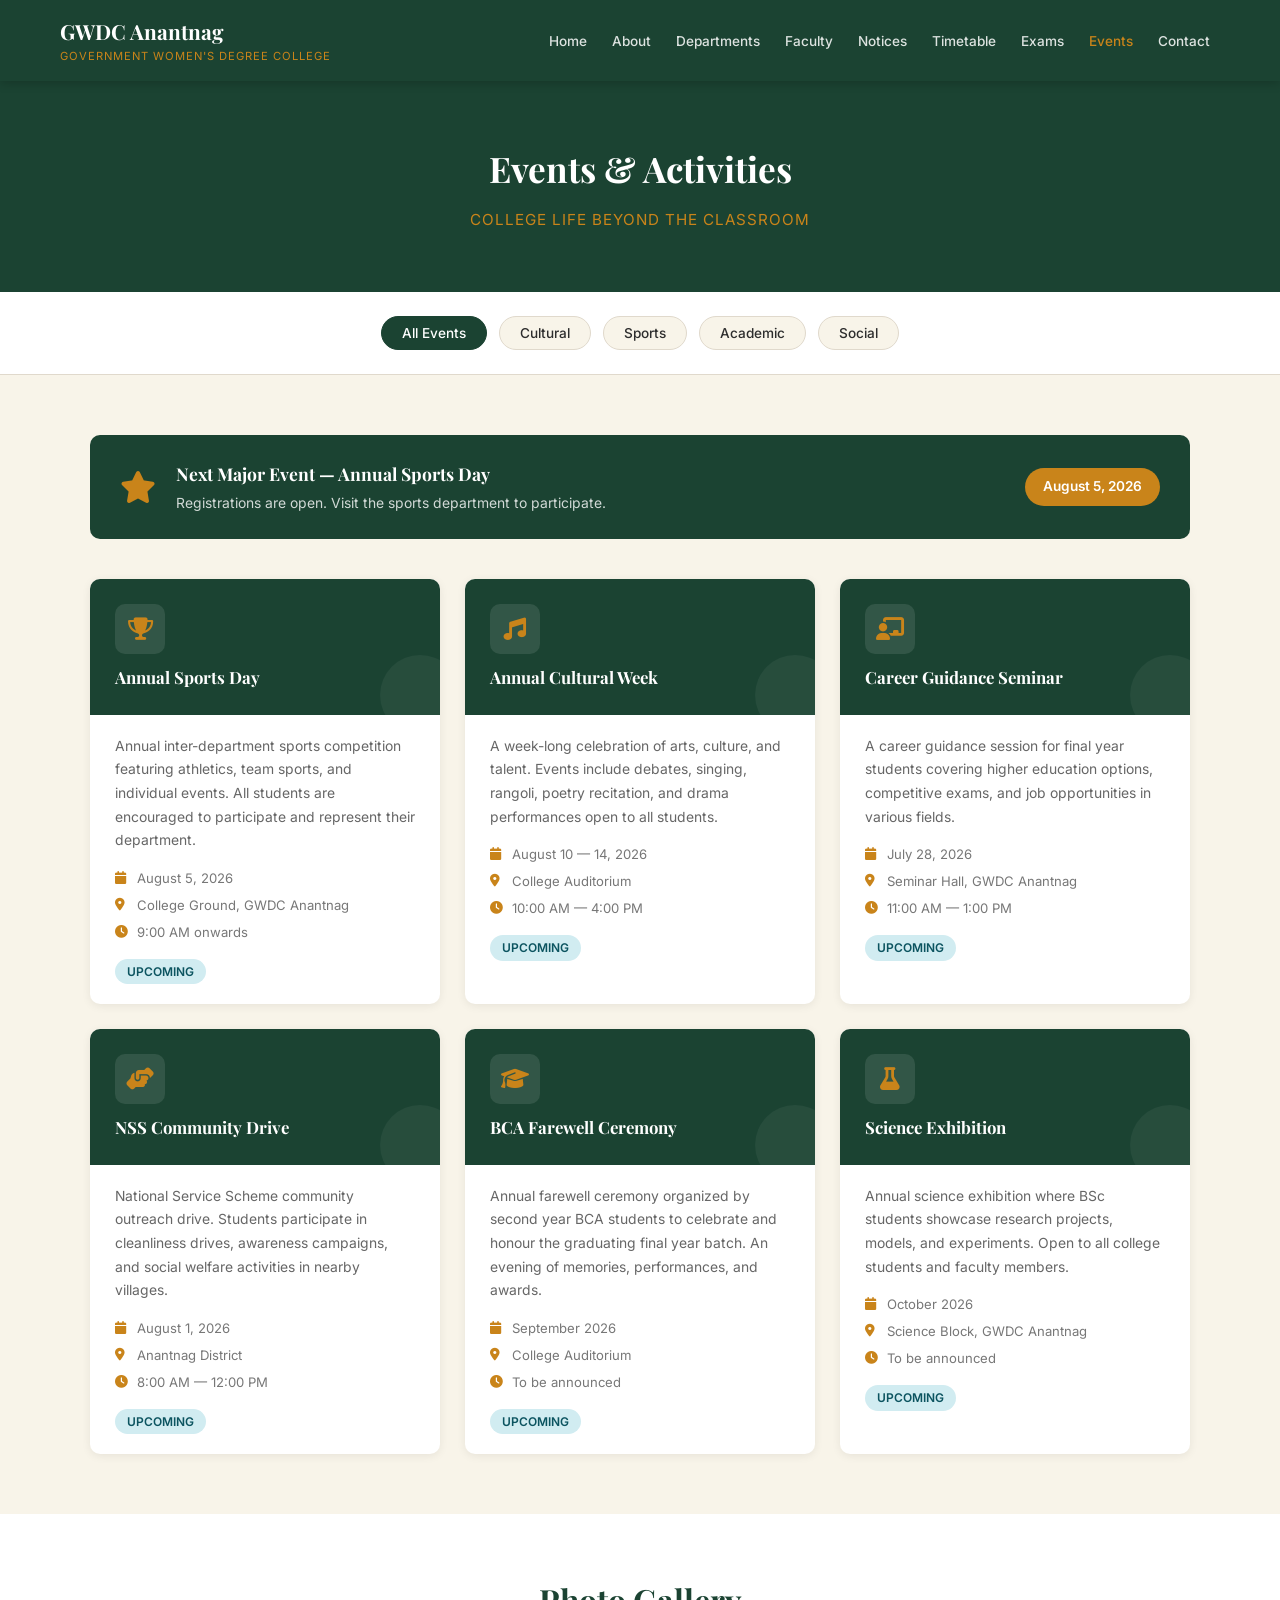
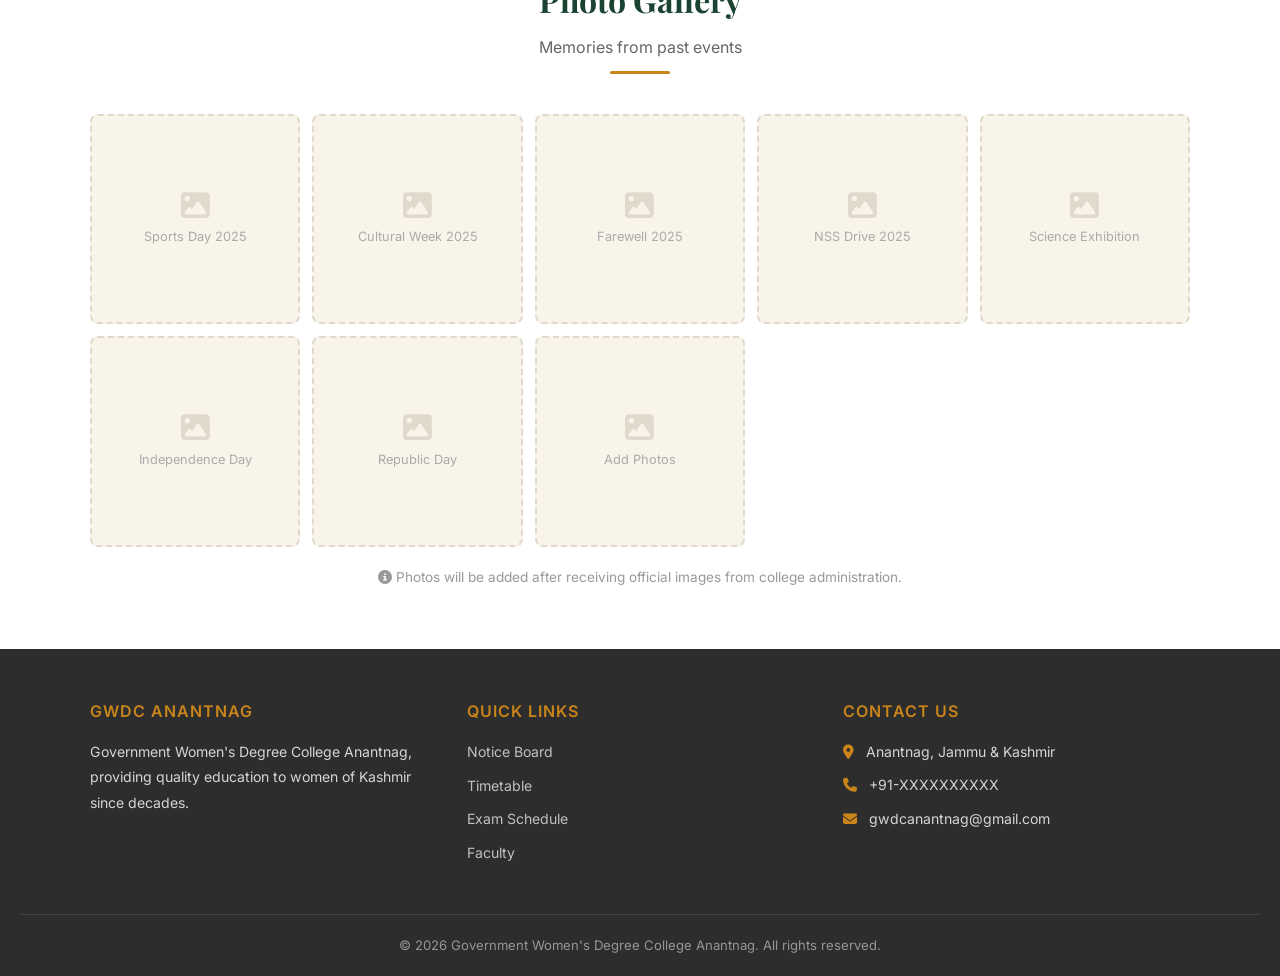
<file: events.html>
<!DOCTYPE html>
<html lang="en">
<head>
    <meta charset="UTF-8">
    <meta name="viewport" content="width=device-width, initial-scale=1.0">
    <title>Events — GWDC Anantnag</title>
    <link href="https://fonts.googleapis.com/css2?family=Playfair+Display:wght@400;600;700&family=Inter:wght@300;400;500;600&display=swap" rel="stylesheet">
    <link rel="stylesheet" href="https://cdnjs.cloudflare.com/ajax/libs/font-awesome/6.4.0/css/all.min.css">
    <link rel="stylesheet" href="css/style.css">
    <link rel="stylesheet" href="css/navbar.css">
    <link rel="stylesheet" href="css/responsive.css">
    <style>
        .page-header {
            background-color: var(--green);
            padding: 60px 20px;
            text-align: center;
            color: var(--white);
        }

        .page-header h1 {
            color: var(--white);
            font-size: 2.2rem;
            margin-bottom: 10px;
        }

        .page-header p {
            color: var(--gold);
            font-size: 0.95rem;
            text-transform: uppercase;
            letter-spacing: 1px;
        }

        /* Filter bar */
        .filter-bar {
            background-color: var(--white);
            padding: 20px;
            text-align: center;
            border-bottom: 1px solid var(--border);
            position: sticky;
            top: 60px;
            z-index: 100;
        }

        .filter-btn {
            background-color: var(--cream);
            border: 1px solid var(--border);
            color: var(--charcoal);
            padding: 8px 20px;
            border-radius: 30px;
            cursor: pointer;
            font-size: 0.85rem;
            font-weight: 500;
            margin: 4px;
            transition: all 0.3s ease;
            font-family: 'Inter', sans-serif;
        }

        .filter-btn:hover,
        .filter-btn.active {
            background-color: var(--green);
            color: var(--white);
            border-color: var(--green);
        }

        /* Events section */
        .events-section {
            padding: 60px 20px;
            background-color: var(--cream);
        }

        .events-container {
            max-width: 1100px;
            margin: 0 auto;
        }

        /* Upcoming events banner */
        .upcoming-banner {
            background-color: var(--green);
            border-radius: 10px;
            padding: 25px 30px;
            margin-bottom: 40px;
            display: flex;
            align-items: center;
            gap: 20px;
            color: var(--white);
        }

        .upcoming-banner i {
            font-size: 2rem;
            color: var(--gold);
            flex-shrink: 0;
        }

        .upcoming-banner h3 {
            color: var(--white);
            font-size: 1.1rem;
            margin-bottom: 4px;
        }

        .upcoming-banner p {
            color: rgba(255,255,255,0.8);
            font-size: 0.87rem;
        }

        .upcoming-banner .event-date-badge {
            margin-left: auto;
            background-color: var(--gold);
            color: var(--white);
            padding: 8px 18px;
            border-radius: 30px;
            font-size: 0.85rem;
            font-weight: 600;
            white-space: nowrap;
            flex-shrink: 0;
        }

        /* Events grid */
        .events-grid {
            display: grid;
            grid-template-columns: repeat(auto-fill, minmax(320px, 1fr));
            gap: 25px;
        }

        /* Each event card */
        .event-card {
            background-color: var(--white);
            border-radius: 10px;
            overflow: hidden;
            box-shadow: 0 2px 10px rgba(0,0,0,0.07);
            transition: transform 0.3s ease, box-shadow 0.3s ease;
        }

        .event-card:hover {
            transform: translateY(-4px);
            box-shadow: 0 10px 30px rgba(27,67,50,0.12);
        }

        /* Colored top section of card */
        .event-card-top {
            background-color: var(--green);
            padding: 25px;
            position: relative;
            overflow: hidden;
        }

        .event-card-top::after {
            content: '';
            position: absolute;
            bottom: -20px;
            right: -20px;
            width: 80px;
            height: 80px;
            background-color: rgba(255,255,255,0.05);
            border-radius: 50%;
        }

        .event-icon {
            width: 50px;
            height: 50px;
            background-color: rgba(255,255,255,0.1);
            border-radius: 10px;
            display: flex;
            align-items: center;
            justify-content: center;
            margin-bottom: 12px;
        }

        .event-icon i {
            font-size: 1.4rem;
            color: var(--gold);
        }

        .event-card-top h3 {
            color: var(--white);
            font-size: 1.05rem;
            line-height: 1.4;
        }

        /* Bottom content of card */
        .event-card-body {
            padding: 20px 25px;
        }

        .event-card-body p {
            font-size: 0.87rem;
            color: #666;
            line-height: 1.7;
            margin-bottom: 15px;
        }

        /* Date and venue info */
        .event-details {
            display: flex;
            flex-direction: column;
            gap: 6px;
            margin-bottom: 15px;
        }

        .event-detail-item {
            display: flex;
            align-items: center;
            gap: 8px;
            font-size: 0.82rem;
            color: #777;
        }

        .event-detail-item i {
            color: var(--gold);
            width: 14px;
            font-size: 0.8rem;
        }

        /* Status tag */
        .event-status {
            display: inline-block;
            padding: 3px 12px;
            border-radius: 20px;
            font-size: 0.75rem;
            font-weight: 600;
            text-transform: uppercase;
        }

        .status-upcoming {
            background-color: #d1ecf1;
            color: #0c5460;
        }

        .status-ongoing {
            background-color: #d4edda;
            color: #155724;
        }

        .status-completed {
            background-color: #e2e3e5;
            color: #383d41;
        }

        /* Hidden cards when filtered */
        .event-card.hidden {
            display: none;
        }

        /* Gallery section */
        .gallery-section {
            padding: 60px 20px;
            background-color: var(--white);
        }

        .gallery-container {
            max-width: 1100px;
            margin: 0 auto;
        }

        .gallery-grid {
            display: grid;
            grid-template-columns: repeat(auto-fill, minmax(200px, 1fr));
            gap: 12px;
            margin-top: 30px;
        }

        /* Gallery placeholder boxes */
        .gallery-item {
            background-color: var(--cream);
            border-radius: 8px;
            aspect-ratio: 1;
            display: flex;
            flex-direction: column;
            align-items: center;
            justify-content: center;
            border: 2px dashed var(--border);
            color: #aaa;
            font-size: 0.8rem;
            text-align: center;
            padding: 15px;
            transition: all 0.3s ease;
        }

        .gallery-item:hover {
            border-color: var(--green);
            color: var(--green);
        }

        .gallery-item i {
            font-size: 1.8rem;
            margin-bottom: 8px;
            color: var(--border);
        }

        .gallery-item:hover i {
            color: var(--green);
        }

        /* Mobile */
        @media (max-width: 600px) {
            .upcoming-banner {
                flex-direction: column;
                text-align: center;
            }

            .upcoming-banner .event-date-badge {
                margin-left: 0;
            }
        }
    </style>
</head>
<body>

    <!-- NAVBAR -->
    <nav class="navbar">
        <div class="nav-container">
            <div class="nav-logo">
                <h1>GWDC Anantnag</h1>
                <p>Government Women's Degree College</p>
            </div>
            <ul class="nav-links">
                <li><a href="index.html">Home</a></li>
                <li><a href="about.html">About</a></li>
                <li><a href="departments.html">Departments</a></li>
                <li><a href="faculty.html">Faculty</a></li>
                <li><a href="notices.html">Notices</a></li>
                <li><a href="timetable.html">Timetable</a></li>
                <li><a href="exams.html">Exams</a></li>
                <li><a href="events.html" class="active">Events</a></li>
                <li><a href="contact.html">Contact</a></li>
            </ul>
            <div class="hamburger" id="hamburger">
                <span></span>
                <span></span>
                <span></span>
            </div>
        </div>
    </nav>

    <!-- PAGE HEADER -->
    <div class="page-header">
        <h1>Events & Activities</h1>
        <p>College life beyond the classroom</p>
    </div>

    <!-- FILTER BAR -->
    <div class="filter-bar">
        <button class="filter-btn active" data-filter="all">All Events</button>
        <button class="filter-btn" data-filter="cultural">Cultural</button>
        <button class="filter-btn" data-filter="sports">Sports</button>
        <button class="filter-btn" data-filter="academic">Academic</button>
        <button class="filter-btn" data-filter="social">Social</button>
    </div>

    <!-- EVENTS SECTION -->
    <section class="events-section">
        <div class="events-container">

            <!-- NEXT BIG EVENT BANNER -->
            <div class="upcoming-banner">
                <i class="fas fa-star"></i>
                <div>
                    <h3>Next Major Event — Annual Sports Day</h3>
                    <p>Registrations are open. Visit the sports department to participate.</p>
                </div>
                <span class="event-date-badge">August 5, 2026</span>
            </div>

            <!-- EVENTS GRID -->
            <div class="events-grid">

                <div class="event-card" data-category="sports">
                    <div class="event-card-top">
                        <div class="event-icon">
                            <i class="fas fa-trophy"></i>
                        </div>
                        <h3>Annual Sports Day</h3>
                    </div>
                    <div class="event-card-body">
                        <p>Annual inter-department sports competition featuring athletics, team sports, and individual events. All students are encouraged to participate and represent their department.</p>
                        <div class="event-details">
                            <div class="event-detail-item">
                                <i class="fas fa-calendar"></i>
                                <span>August 5, 2026</span>
                            </div>
                            <div class="event-detail-item">
                                <i class="fas fa-map-marker-alt"></i>
                                <span>College Ground, GWDC Anantnag</span>
                            </div>
                            <div class="event-detail-item">
                                <i class="fas fa-clock"></i>
                                <span>9:00 AM onwards</span>
                            </div>
                        </div>
                        <span class="event-status status-upcoming">Upcoming</span>
                    </div>
                </div>

                <div class="event-card" data-category="cultural">
                    <div class="event-card-top">
                        <div class="event-icon">
                            <i class="fas fa-music"></i>
                        </div>
                        <h3>Annual Cultural Week</h3>
                    </div>
                    <div class="event-card-body">
                        <p>A week-long celebration of arts, culture, and talent. Events include debates, singing, rangoli, poetry recitation, and drama performances open to all students.</p>
                        <div class="event-details">
                            <div class="event-detail-item">
                                <i class="fas fa-calendar"></i>
                                <span>August 10 — 14, 2026</span>
                            </div>
                            <div class="event-detail-item">
                                <i class="fas fa-map-marker-alt"></i>
                                <span>College Auditorium</span>
                            </div>
                            <div class="event-detail-item">
                                <i class="fas fa-clock"></i>
                                <span>10:00 AM — 4:00 PM</span>
                            </div>
                        </div>
                        <span class="event-status status-upcoming">Upcoming</span>
                    </div>
                </div>

                <div class="event-card" data-category="academic">
                    <div class="event-card-top">
                        <div class="event-icon">
                            <i class="fas fa-chalkboard-teacher"></i>
                        </div>
                        <h3>Career Guidance Seminar</h3>
                    </div>
                    <div class="event-card-body">
                        <p>A career guidance session for final year students covering higher education options, competitive exams, and job opportunities in various fields.</p>
                        <div class="event-details">
                            <div class="event-detail-item">
                                <i class="fas fa-calendar"></i>
                                <span>July 28, 2026</span>
                            </div>
                            <div class="event-detail-item">
                                <i class="fas fa-map-marker-alt"></i>
                                <span>Seminar Hall, GWDC Anantnag</span>
                            </div>
                            <div class="event-detail-item">
                                <i class="fas fa-clock"></i>
                                <span>11:00 AM — 1:00 PM</span>
                            </div>
                        </div>
                        <span class="event-status status-upcoming">Upcoming</span>
                    </div>
                </div>

                <div class="event-card" data-category="social">
                    <div class="event-card-top">
                        <div class="event-icon">
                            <i class="fas fa-hands-helping"></i>
                        </div>
                        <h3>NSS Community Drive</h3>
                    </div>
                    <div class="event-card-body">
                        <p>National Service Scheme community outreach drive. Students participate in cleanliness drives, awareness campaigns, and social welfare activities in nearby villages.</p>
                        <div class="event-details">
                            <div class="event-detail-item">
                                <i class="fas fa-calendar"></i>
                                <span>August 1, 2026</span>
                            </div>
                            <div class="event-detail-item">
                                <i class="fas fa-map-marker-alt"></i>
                                <span>Anantnag District</span>
                            </div>
                            <div class="event-detail-item">
                                <i class="fas fa-clock"></i>
                                <span>8:00 AM — 12:00 PM</span>
                            </div>
                        </div>
                        <span class="event-status status-upcoming">Upcoming</span>
                    </div>
                </div>

                <div class="event-card" data-category="cultural">
                    <div class="event-card-top">
                        <div class="event-icon">
                            <i class="fas fa-graduation-cap"></i>
                        </div>
                        <h3>BCA Farewell Ceremony</h3>
                    </div>
                    <div class="event-card-body">
                        <p>Annual farewell ceremony organized by second year BCA students to celebrate and honour the graduating final year batch. An evening of memories, performances, and awards.</p>
                        <div class="event-details">
                            <div class="event-detail-item">
                                <i class="fas fa-calendar"></i>
                                <span>September 2026</span>
                            </div>
                            <div class="event-detail-item">
                                <i class="fas fa-map-marker-alt"></i>
                                <span>College Auditorium</span>
                            </div>
                            <div class="event-detail-item">
                                <i class="fas fa-clock"></i>
                                <span>To be announced</span>
                            </div>
                        </div>
                        <span class="event-status status-upcoming">Upcoming</span>
                    </div>
                </div>

                <div class="event-card" data-category="academic">
                    <div class="event-card-top">
                        <div class="event-icon">
                            <i class="fas fa-flask"></i>
                        </div>
                        <h3>Science Exhibition</h3>
                    </div>
                    <div class="event-card-body">
                        <p>Annual science exhibition where BSc students showcase research projects, models, and experiments. Open to all college students and faculty members.</p>
                        <div class="event-details">
                            <div class="event-detail-item">
                                <i class="fas fa-calendar"></i>
                                <span>October 2026</span>
                            </div>
                            <div class="event-detail-item">
                                <i class="fas fa-map-marker-alt"></i>
                                <span>Science Block, GWDC Anantnag</span>
                            </div>
                            <div class="event-detail-item">
                                <i class="fas fa-clock"></i>
                                <span>To be announced</span>
                            </div>
                        </div>
                        <span class="event-status status-upcoming">Upcoming</span>
                    </div>
                </div>

            </div>
        </div>
    </section>

    <!-- GALLERY SECTION -->
    <section class="gallery-section">
        <div class="gallery-container">
            <div class="section-title">
                <h2>Photo Gallery</h2>
                <p>Memories from past events</p>
                <div class="gold-line"></div>
            </div>
            <div class="gallery-grid">
                <div class="gallery-item">
                    <i class="fas fa-image"></i>
                    <span>Sports Day 2025</span>
                </div>
                <div class="gallery-item">
                    <i class="fas fa-image"></i>
                    <span>Cultural Week 2025</span>
                </div>
                <div class="gallery-item">
                    <i class="fas fa-image"></i>
                    <span>Farewell 2025</span>
                </div>
                <div class="gallery-item">
                    <i class="fas fa-image"></i>
                    <span>NSS Drive 2025</span>
                </div>
                <div class="gallery-item">
                    <i class="fas fa-image"></i>
                    <span>Science Exhibition</span>
                </div>
                <div class="gallery-item">
                    <i class="fas fa-image"></i>
                    <span>Independence Day</span>
                </div>
                <div class="gallery-item">
                    <i class="fas fa-image"></i>
                    <span>Republic Day</span>
                </div>
                <div class="gallery-item">
                    <i class="fas fa-image"></i>
                    <span>Add Photos</span>
                </div>
            </div>
            <p style="text-align:center; margin-top: 20px; font-size: 0.85rem; color: #999;">
                <i class="fas fa-info-circle"></i>
                Photos will be added after receiving official images from college administration.
            </p>
        </div>
    </section>

    <!-- FOOTER -->
    <footer class="footer">
        <div class="footer-container">
            <div class="footer-col">
                <h3>GWDC Anantnag</h3>
                <p>Government Women's Degree College Anantnag, providing quality education to women of Kashmir since decades.</p>
            </div>
            <div class="footer-col">
                <h3>Quick Links</h3>
                <ul>
                    <li><a href="notices.html">Notice Board</a></li>
                    <li><a href="timetable.html">Timetable</a></li>
                    <li><a href="exams.html">Exam Schedule</a></li>
                    <li><a href="faculty.html">Faculty</a></li>
                </ul>
            </div>
            <div class="footer-col">
                <h3>Contact Us</h3>
                <p><i class="fas fa-map-marker-alt"></i> Anantnag, Jammu & Kashmir</p>
                <p><i class="fas fa-phone"></i> +91-XXXXXXXXXX</p>
                <p><i class="fas fa-envelope"></i> gwdcanantnag@gmail.com</p>
            </div>
        </div>
        <div class="footer-bottom">
            <p>© 2026 Government Women's Degree College Anantnag. All rights reserved.</p>
        </div>
    </footer>

    <script src="js/navbar.js"></script>
    <script>
        // EVENT FILTER
        const filterBtns = document.querySelectorAll('.filter-btn');
        const eventCards = document.querySelectorAll('.event-card');

        filterBtns.forEach(function(btn) {
            btn.addEventListener('click', function() {
                filterBtns.forEach(b => b.classList.remove('active'));
                btn.classList.add('active');

                const filter = btn.getAttribute('data-filter');

                eventCards.forEach(function(card) {
                    if (filter === 'all') {
                        card.classList.remove('hidden');
                    } else if (card.getAttribute('data-category') === filter) {
                        card.classList.remove('hidden');
                    } else {
                        card.classList.add('hidden');
                    }
                });
            });
        });
    </script>

</body>
</html>
</file>
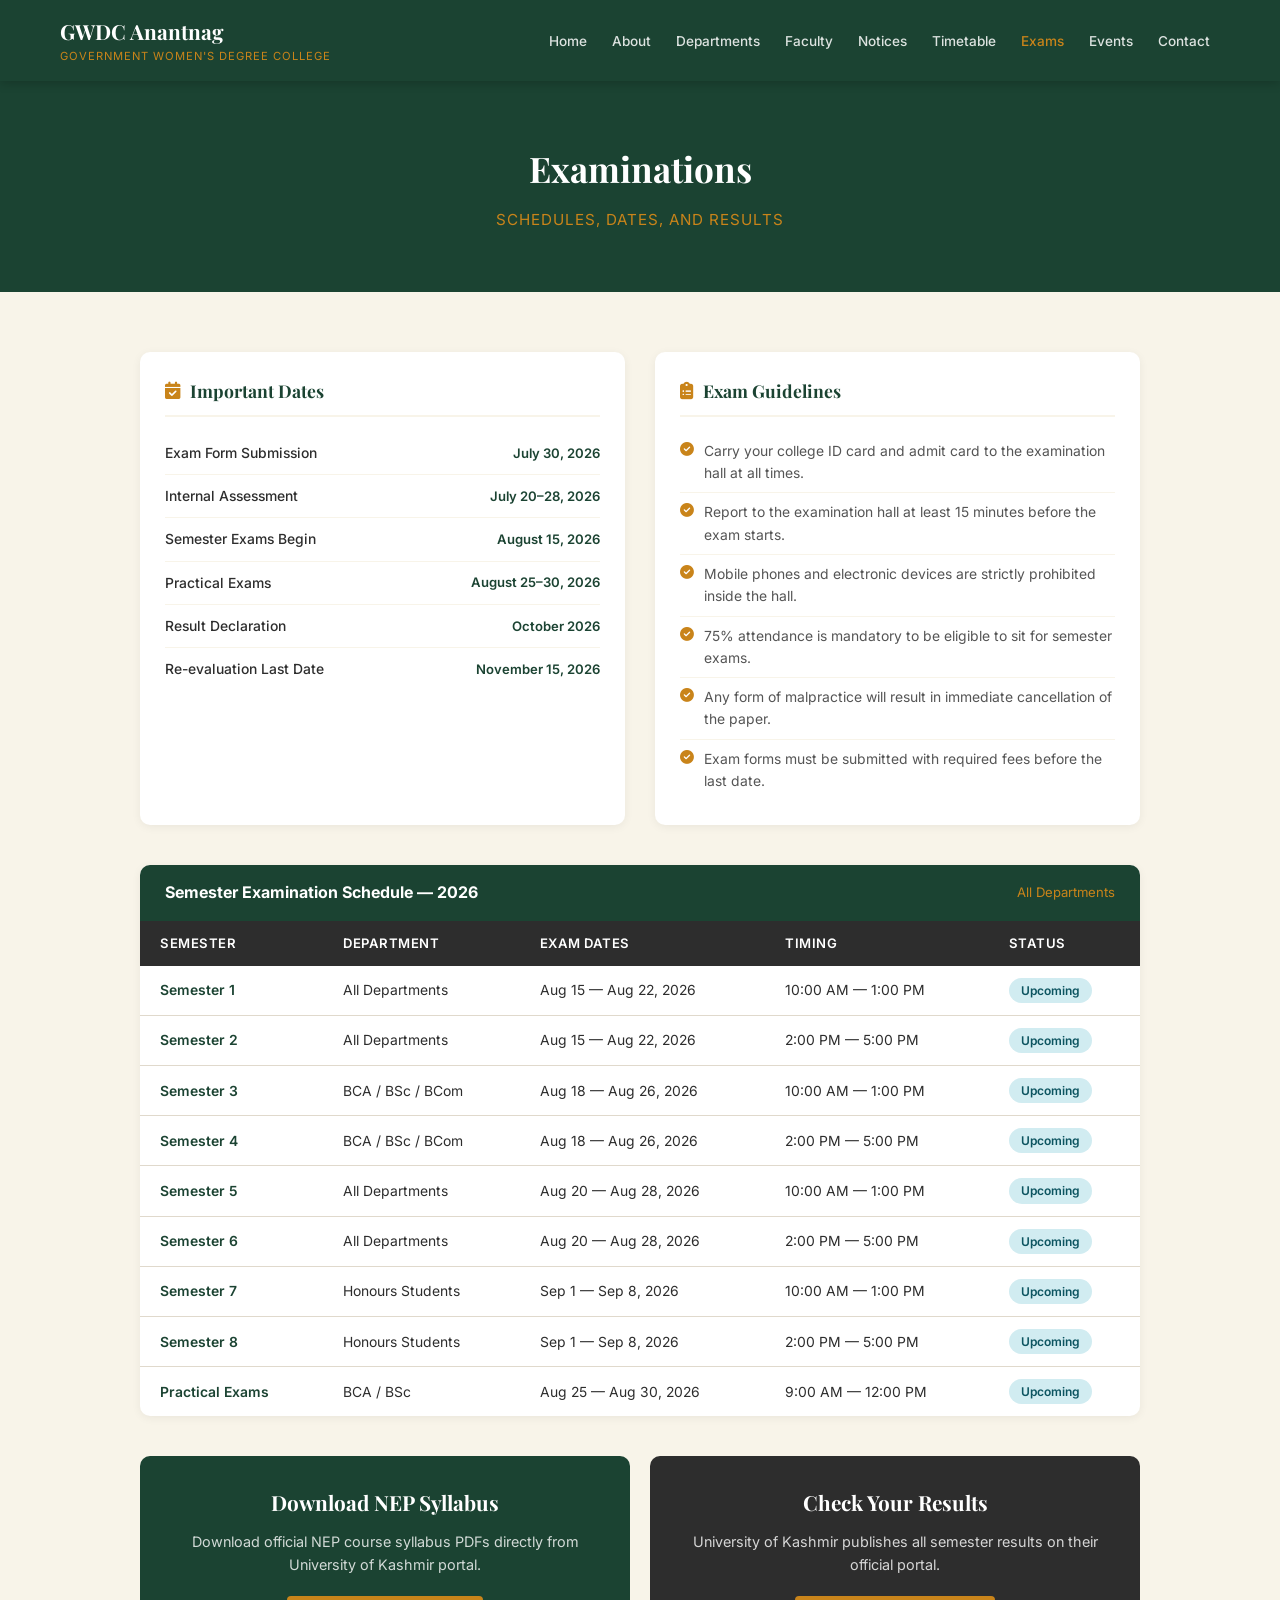
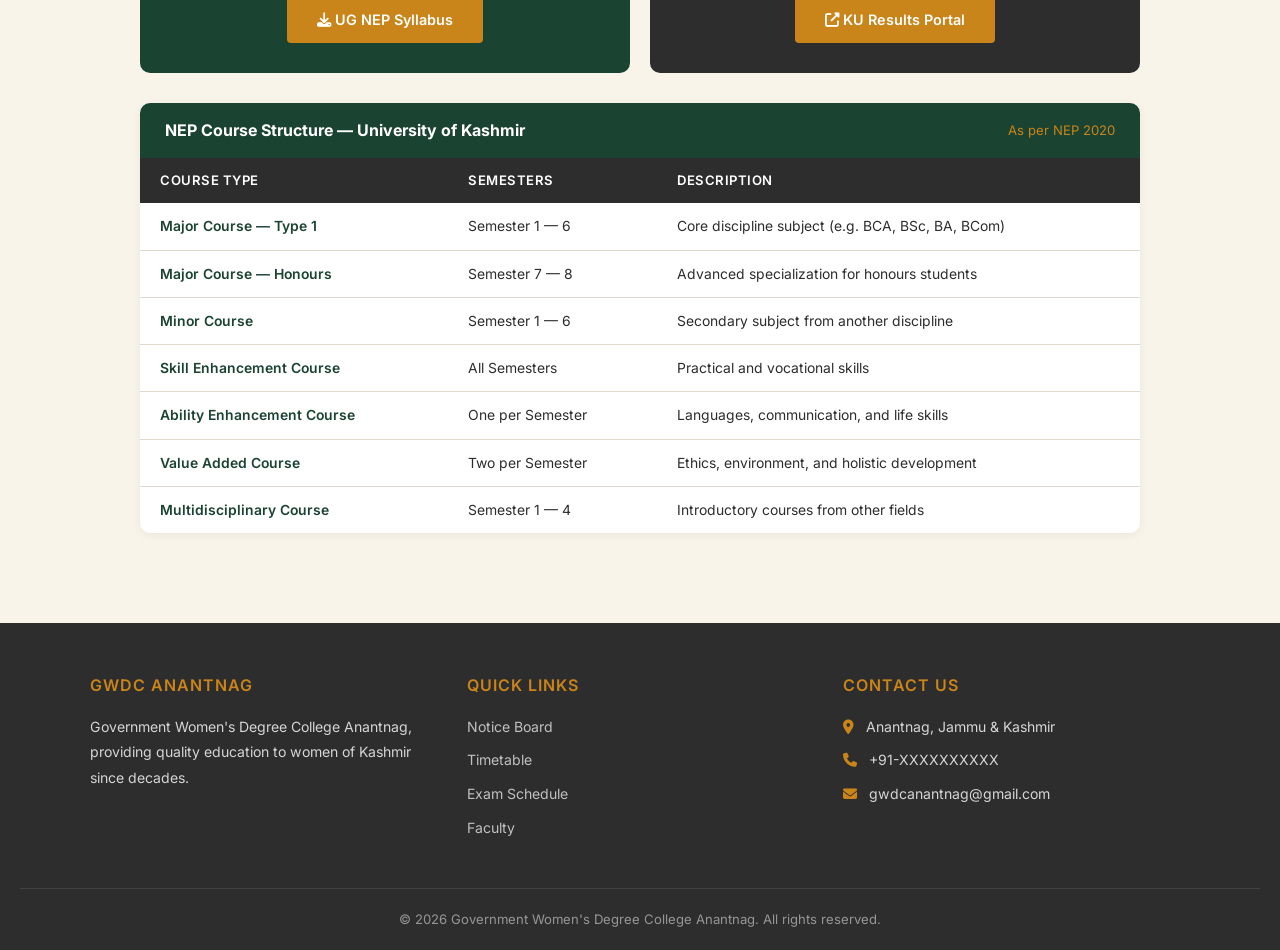
<file: exams.html>
<!DOCTYPE html>
<html lang="en">
<head>
    <meta charset="UTF-8">
    <meta name="viewport" content="width=device-width, initial-scale=1.0">
    <title>Exams — GWDC Anantnag</title>
    <link href="https://fonts.googleapis.com/css2?family=Playfair+Display:wght@400;600;700&family=Inter:wght@300;400;500;600&display=swap" rel="stylesheet">
    <link rel="stylesheet" href="https://cdnjs.cloudflare.com/ajax/libs/font-awesome/6.4.0/css/all.min.css">
    <link rel="stylesheet" href="css/style.css">
    <link rel="stylesheet" href="css/navbar.css">
    <link rel="stylesheet" href="css/responsive.css">
    <style>
        .page-header {
            background-color: var(--green);
            padding: 60px 20px;
            text-align: center;
            color: var(--white);
        }

        .page-header h1 {
            color: var(--white);
            font-size: 2.2rem;
            margin-bottom: 10px;
        }

        .page-header p {
            color: var(--gold);
            font-size: 0.95rem;
            text-transform: uppercase;
            letter-spacing: 1px;
        }

        .exams-section {
            padding: 60px 20px;
            background-color: var(--cream);
        }

        .exams-container {
            max-width: 1000px;
            margin: 0 auto;
        }

        /* Two column layout */
        .exams-grid {
            display: grid;
            grid-template-columns: 1fr 1fr;
            gap: 30px;
            margin-bottom: 40px;
        }

        /* Info card */
        .info-card {
            background-color: var(--white);
            border-radius: 10px;
            padding: 25px;
            box-shadow: 0 2px 10px rgba(0,0,0,0.06);
        }

        .info-card h3 {
            font-size: 1.1rem;
            color: var(--green);
            margin-bottom: 15px;
            padding-bottom: 10px;
            border-bottom: 2px solid var(--cream);
            display: flex;
            align-items: center;
            gap: 10px;
        }

        .info-card h3 i {
            color: var(--gold);
        }

        /* Exam schedule table */
        .schedule-block {
            background-color: var(--white);
            border-radius: 10px;
            overflow: hidden;
            box-shadow: 0 2px 10px rgba(0,0,0,0.06);
            margin-bottom: 30px;
        }

        .schedule-header {
            background-color: var(--green);
            padding: 15px 25px;
            display: flex;
            justify-content: space-between;
            align-items: center;
        }

        .schedule-header h3 {
            color: var(--white);
            font-size: 1rem;
            font-family: 'Inter', sans-serif;
        }

        .schedule-header span {
            color: var(--gold);
            font-size: 0.82rem;
        }

        .schedule-table {
            width: 100%;
            border-collapse: collapse;
        }

        .schedule-table thead {
            background-color: var(--charcoal);
        }

        .schedule-table thead th {
            padding: 12px 20px;
            color: var(--white);
            font-size: 0.82rem;
            font-weight: 600;
            text-align: left;
            text-transform: uppercase;
            letter-spacing: 0.5px;
        }

        .schedule-table tbody tr {
            border-bottom: 1px solid var(--border);
            transition: background-color 0.2s ease;
        }

        .schedule-table tbody tr:hover {
            background-color: var(--cream);
        }

        .schedule-table tbody tr:last-child {
            border-bottom: none;
        }

        .schedule-table tbody td {
            padding: 12px 20px;
            font-size: 0.87rem;
            color: var(--charcoal);
        }

        .schedule-table tbody td:first-child {
            font-weight: 600;
            color: var(--green);
        }

        /* Status badges */
        .status {
            display: inline-block;
            padding: 3px 12px;
            border-radius: 20px;
            font-size: 0.75rem;
            font-weight: 600;
        }

        .status-upcoming {
            background-color: #d1ecf1;
            color: #0c5460;
        }

        .status-ongoing {
            background-color: #d4edda;
            color: #155724;
        }

        .status-completed {
            background-color: #e2e3e5;
            color: #383d41;
        }

        /* Important dates list */
        .dates-list {
            list-style: none;
        }

        .dates-list li {
            display: flex;
            justify-content: space-between;
            align-items: center;
            padding: 10px 0;
            border-bottom: 1px solid var(--cream);
            font-size: 0.87rem;
        }

        .dates-list li:last-child {
            border-bottom: none;
        }

        .dates-list .date-label {
            color: var(--charcoal);
            font-weight: 500;
        }

        .dates-list .date-value {
            color: var(--green);
            font-weight: 600;
            font-size: 0.82rem;
        }

        /* Guidelines list */
        .guidelines-list {
            list-style: none;
        }

        .guidelines-list li {
            padding: 8px 0;
            font-size: 0.87rem;
            color: #555;
            display: flex;
            gap: 10px;
            border-bottom: 1px solid var(--cream);
        }

        .guidelines-list li:last-child {
            border-bottom: none;
        }

        .guidelines-list li i {
            color: var(--gold);
            margin-top: 3px;
            flex-shrink: 0;
        }

        /* Results link box */
        .results-box {
            background-color: var(--green);
            border-radius: 10px;
            padding: 30px;
            text-align: center;
            margin-top: 10px;
        }

        .results-box h3 {
            color: var(--white);
            font-size: 1.3rem;
            margin-bottom: 10px;
        }

        .results-box p {
            color: rgba(255,255,255,0.8);
            font-size: 0.9rem;
            margin-bottom: 20px;
        }

        .results-box a {
            background-color: var(--gold);
            color: var(--white);
            padding: 12px 30px;
            border-radius: 4px;
            font-weight: 600;
            font-size: 0.9rem;
            display: inline-block;
            transition: opacity 0.3s ease;
        }

        .results-box a:hover {
            opacity: 0.85;
        }

        /* Mobile */
        @media (max-width: 700px) {
            .exams-grid {
                grid-template-columns: 1fr;
            }
        }
    </style>
</head>
<body>

    <!-- NAVBAR -->
    <nav class="navbar">
        <div class="nav-container">
            <div class="nav-logo">
                <h1>GWDC Anantnag</h1>
                <p>Government Women's Degree College</p>
            </div>
            <ul class="nav-links">
                <li><a href="index.html">Home</a></li>
                <li><a href="about.html">About</a></li>
                <li><a href="departments.html">Departments</a></li>
                <li><a href="faculty.html">Faculty</a></li>
                <li><a href="notices.html">Notices</a></li>
                <li><a href="timetable.html">Timetable</a></li>
                <li><a href="exams.html" class="active">Exams</a></li>
                <li><a href="events.html">Events</a></li>
                <li><a href="contact.html">Contact</a></li>
            </ul>
            <div class="hamburger" id="hamburger">
                <span></span>
                <span></span>
                <span></span>
            </div>
        </div>
    </nav>

    <!-- PAGE HEADER -->
    <div class="page-header">
        <h1>Examinations</h1>
        <p>Schedules, dates, and results</p>
    </div>

    <section class="exams-section">
        <div class="exams-container">

            <!-- IMPORTANT DATES + GUIDELINES -->
            <div class="exams-grid">

                <div class="info-card">
                    <h3><i class="fas fa-calendar-check"></i> Important Dates</h3>
                    <ul class="dates-list">
                        <li>
                            <span class="date-label">Exam Form Submission</span>
                            <span class="date-value">July 30, 2026</span>
                        </li>
                        <li>
                            <span class="date-label">Internal Assessment</span>
                            <span class="date-value">July 20–28, 2026</span>
                        </li>
                        <li>
                            <span class="date-label">Semester Exams Begin</span>
                            <span class="date-value">August 15, 2026</span>
                        </li>
                        <li>
                            <span class="date-label">Practical Exams</span>
                            <span class="date-value">August 25–30, 2026</span>
                        </li>
                        <li>
                            <span class="date-label">Result Declaration</span>
                            <span class="date-value">October 2026</span>
                        </li>
                        <li>
                            <span class="date-label">Re-evaluation Last Date</span>
                            <span class="date-value">November 15, 2026</span>
                        </li>
                    </ul>
                </div>

                <div class="info-card">
                    <h3><i class="fas fa-clipboard-list"></i> Exam Guidelines</h3>
                    <ul class="guidelines-list">
                        <li>
                            <i class="fas fa-check-circle"></i>
                            Carry your college ID card and admit card to the examination hall at all times.
                        </li>
                        <li>
                            <i class="fas fa-check-circle"></i>
                            Report to the examination hall at least 15 minutes before the exam starts.
                        </li>
                        <li>
                            <i class="fas fa-check-circle"></i>
                            Mobile phones and electronic devices are strictly prohibited inside the hall.
                        </li>
                        <li>
                            <i class="fas fa-check-circle"></i>
                            75% attendance is mandatory to be eligible to sit for semester exams.
                        </li>
                        <li>
                            <i class="fas fa-check-circle"></i>
                            Any form of malpractice will result in immediate cancellation of the paper.
                        </li>
                        <li>
                            <i class="fas fa-check-circle"></i>
                            Exam forms must be submitted with required fees before the last date.
                        </li>
                    </ul>
                </div>

            </div>

            <!-- EXAM SCHEDULE TABLE -->
            <div class="schedule-block">
                <div class="schedule-header">
                    <h3>Semester Examination Schedule — 2026</h3>
                    <span>All Departments</span>
                </div>
                <table class="schedule-table">
                    <thead>
                        <tr>
                            <th>Semester</th>
                            <th>Department</th>
                            <th>Exam Dates</th>
                            <th>Timing</th>
                            <th>Status</th>
                        </tr>
                    </thead>
                    <tbody>
                        <tr>
                            <td>Semester 1</td>
                            <td>All Departments</td>
                            <td>Aug 15 — Aug 22, 2026</td>
                            <td>10:00 AM — 1:00 PM</td>
                            <td><span class="status status-upcoming">Upcoming</span></td>
                        </tr>
                        <tr>
                            <td>Semester 2</td>
                            <td>All Departments</td>
                            <td>Aug 15 — Aug 22, 2026</td>
                            <td>2:00 PM — 5:00 PM</td>
                            <td><span class="status status-upcoming">Upcoming</span></td>
                        </tr>
                        <tr>
                            <td>Semester 3</td>
                            <td>BCA / BSc / BCom</td>
                            <td>Aug 18 — Aug 26, 2026</td>
                            <td>10:00 AM — 1:00 PM</td>
                            <td><span class="status status-upcoming">Upcoming</span></td>
                        </tr>
                        <tr>
                            <td>Semester 4</td>
                            <td>BCA / BSc / BCom</td>
                            <td>Aug 18 — Aug 26, 2026</td>
                            <td>2:00 PM — 5:00 PM</td>
                            <td><span class="status status-upcoming">Upcoming</span></td>
                        </tr>
                        <tr>
                            <td>Semester 5</td>
                            <td>All Departments</td>
                            <td>Aug 20 — Aug 28, 2026</td>
                            <td>10:00 AM — 1:00 PM</td>
                            <td><span class="status status-upcoming">Upcoming</span></td>
                        </tr>
                        <tr>
                            <td>Semester 6</td>
                            <td>All Departments</td>
                            <td>Aug 20 — Aug 28, 2026</td>
                            <td>2:00 PM — 5:00 PM</td>
                            <td><span class="status status-upcoming">Upcoming</span></td>
                        </tr>
                        <tr>
                            <td>Semester 7</td>
                            <td>Honours Students</td>
                            <td>Sep 1 — Sep 8, 2026</td>
                            <td>10:00 AM — 1:00 PM</td>
                            <td><span class="status status-upcoming">Upcoming</span></td>
                        </tr>
                        <tr>
                            <td>Semester 8</td>
                            <td>Honours Students</td>
                            <td>Sep 1 — Sep 8, 2026</td>
                            <td>2:00 PM — 5:00 PM</td>
                            <td><span class="status status-upcoming">Upcoming</span></td>
                        </tr>
                        <tr>
                            <td>Practical Exams</td>
                            <td>BCA / BSc</td>
                            <td>Aug 25 — Aug 30, 2026</td>
                            <td>9:00 AM — 12:00 PM</td>
                            <td><span class="status status-upcoming">Upcoming</span></td>
                        </tr>
                    </tbody>
                </table>
            </div>

            <!-- LINKS BOX -->
<div style="display: grid; grid-template-columns: 1fr 1fr; gap: 20px; margin-top: 10px;">

    <div class="results-box">
        <h3>Download NEP Syllabus</h3>
        <p>Download official NEP course syllabus PDFs directly from University of Kashmir portal.</p>
        <a href="https://egov.uok.edu.in/eservices/syllabus/prelogin/course.aspx?coursetype=UGNEP" target="_blank">
            <i class="fas fa-download"></i> UG NEP Syllabus
        </a>
    </div>

    <div class="results-box" style="background-color: var(--charcoal);">
        <h3>Check Your Results</h3>
        <p>University of Kashmir publishes all semester results on their official portal.</p>
        <a href="https://www.kashmiruniversity.net" target="_blank">
            <i class="fas fa-external-link-alt"></i> KU Results Portal
        </a>
    </div>

</div>

<!-- NEP COURSE STRUCTURE -->
<div class="schedule-block" style="margin-top: 30px;">
    <div class="schedule-header">
        <h3>NEP Course Structure — University of Kashmir</h3>
        <span>As per NEP 2020</span>
    </div>
    <table class="schedule-table">
        <thead>
            <tr>
                <th>Course Type</th>
                <th>Semesters</th>
                <th>Description</th>
            </tr>
        </thead>
        <tbody>
            <tr>
                <td>Major Course — Type 1</td>
                <td>Semester 1 — 6</td>
                <td>Core discipline subject (e.g. BCA, BSc, BA, BCom)</td>
            </tr>
            <tr>
                <td>Major Course — Honours</td>
                <td>Semester 7 — 8</td>
                <td>Advanced specialization for honours students</td>
            </tr>
            <tr>
                <td>Minor Course</td>
                <td>Semester 1 — 6</td>
                <td>Secondary subject from another discipline</td>
            </tr>
            <tr>
                <td>Skill Enhancement Course</td>
                <td>All Semesters</td>
                <td>Practical and vocational skills</td>
            </tr>
            <tr>
                <td>Ability Enhancement Course</td>
                <td>One per Semester</td>
                <td>Languages, communication, and life skills</td>
            </tr>
            <tr>
                <td>Value Added Course</td>
                <td>Two per Semester</td>
                <td>Ethics, environment, and holistic development</td>
            </tr>
            <tr>
                <td>Multidisciplinary Course</td>
                <td>Semester 1 — 4</td>
                <td>Introductory courses from other fields</td>
            </tr>
        </tbody>
    </table>
</div>
    </section>

    <!-- FOOTER -->
    <footer class="footer">
        <div class="footer-container">
            <div class="footer-col">
                <h3>GWDC Anantnag</h3>
                <p>Government Women's Degree College Anantnag, providing quality education to women of Kashmir since decades.</p>
            </div>
            <div class="footer-col">
                <h3>Quick Links</h3>
                <ul>
                    <li><a href="notices.html">Notice Board</a></li>
                    <li><a href="timetable.html">Timetable</a></li>
                    <li><a href="exams.html">Exam Schedule</a></li>
                    <li><a href="faculty.html">Faculty</a></li>
                </ul>
            </div>
            <div class="footer-col">
                <h3>Contact Us</h3>
                <p><i class="fas fa-map-marker-alt"></i> Anantnag, Jammu & Kashmir</p>
                <p><i class="fas fa-phone"></i> +91-XXXXXXXXXX</p>
                <p><i class="fas fa-envelope"></i> gwdcanantnag@gmail.com</p>
            </div>
        </div>
        <div class="footer-bottom">
            <p>© 2026 Government Women's Degree College Anantnag. All rights reserved.</p>
        </div>
    </footer>

    <script src="js/navbar.js"></script>

</body>
</html>
</file>
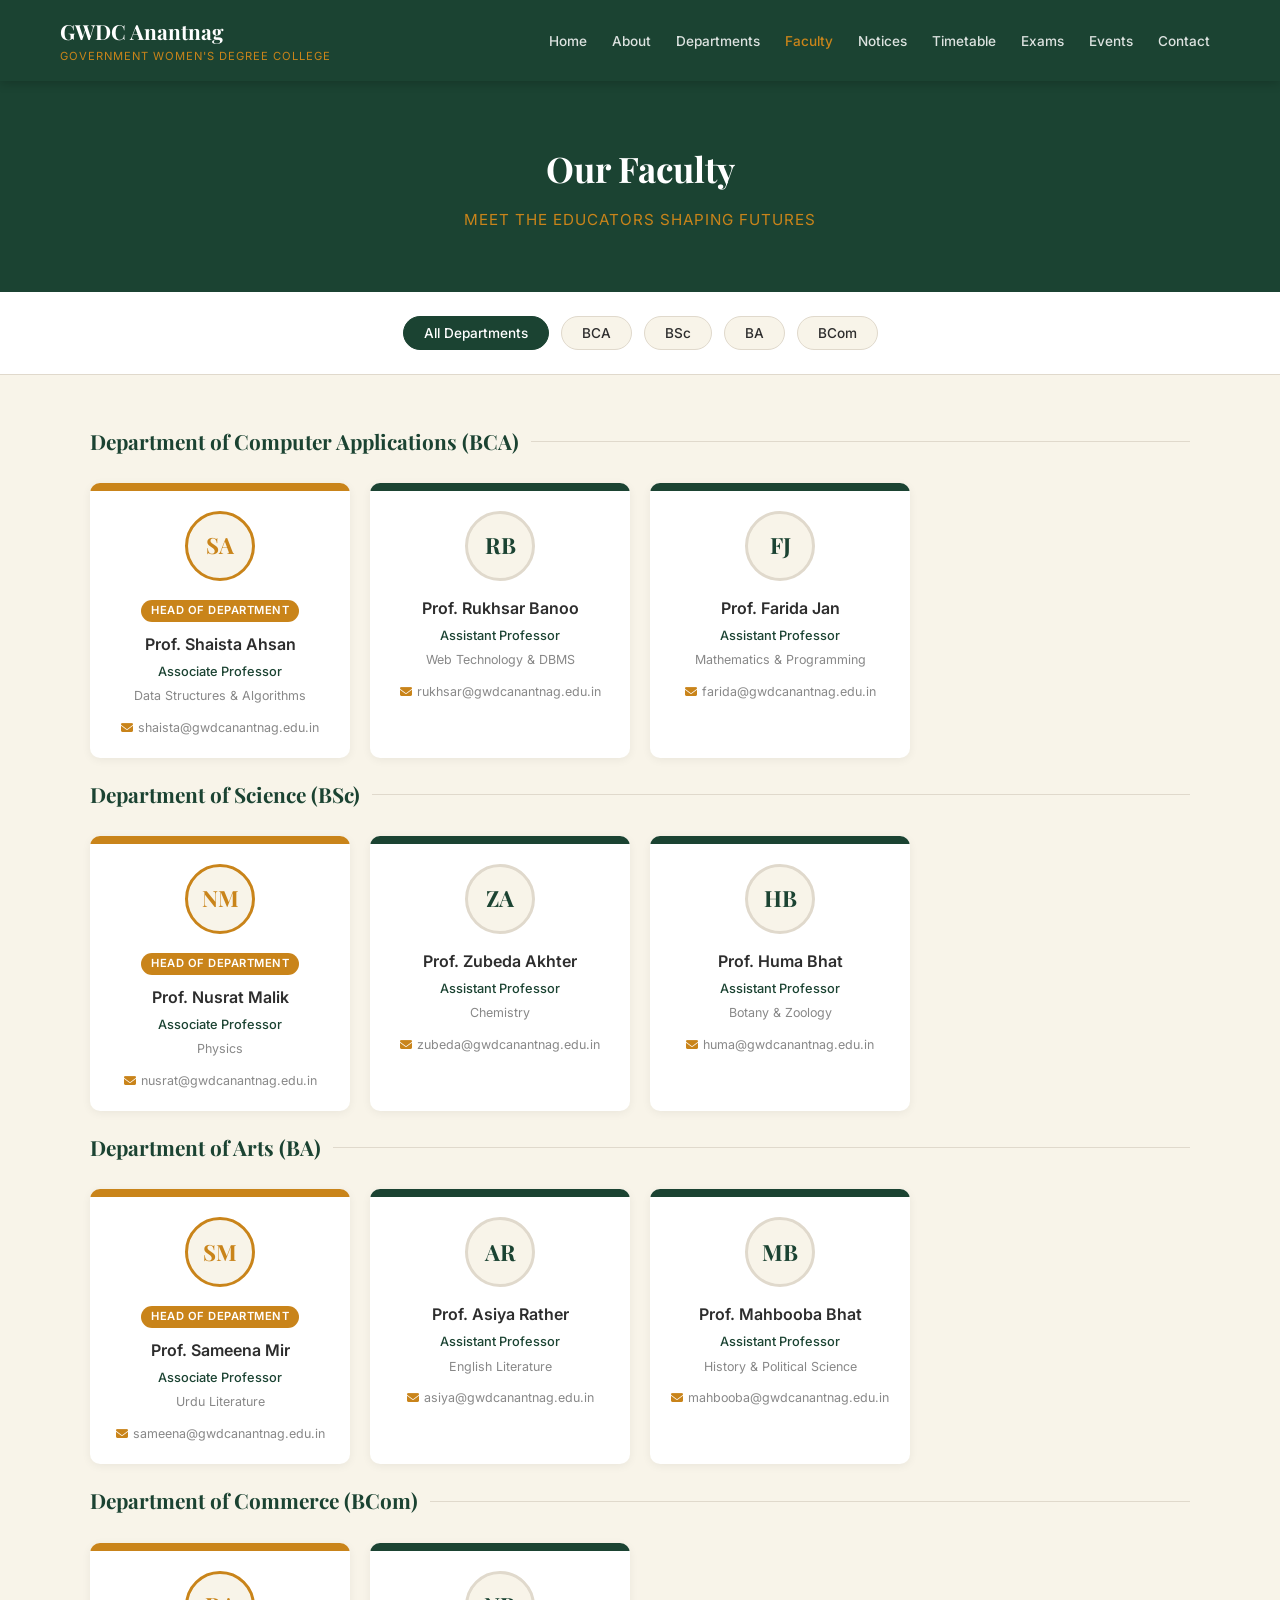
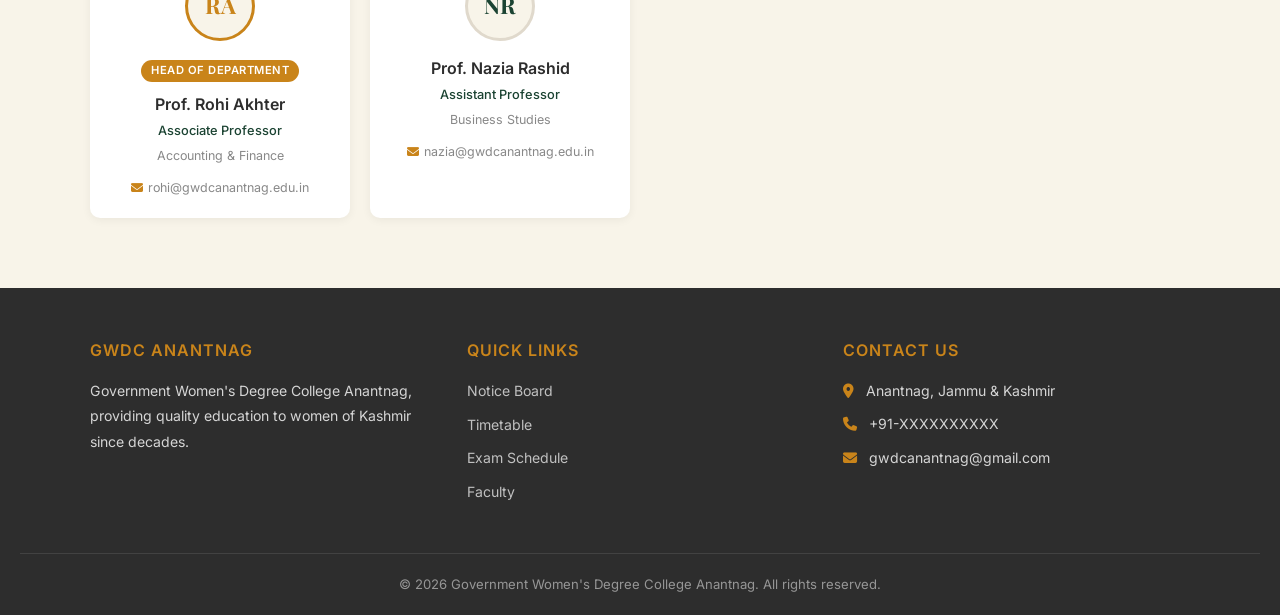
<file: faculty.html>
<!DOCTYPE html>
<html lang="en">
<head>
    <meta charset="UTF-8">
    <meta name="viewport" content="width=device-width, initial-scale=1.0">
    <title>Faculty — GWDC Anantnag</title>
    <link href="https://fonts.googleapis.com/css2?family=Playfair+Display:wght@400;600;700&family=Inter:wght@300;400;500;600&display=swap" rel="stylesheet">
    <link rel="stylesheet" href="https://cdnjs.cloudflare.com/ajax/libs/font-awesome/6.4.0/css/all.min.css">
    <link rel="stylesheet" href="css/style.css">
    <link rel="stylesheet" href="css/navbar.css">
    <link rel="stylesheet" href="css/responsive.css">
    <style>
        .page-header {
            background-color: var(--green);
            padding: 60px 20px;
            text-align: center;
            color: var(--white);
        }

        .page-header h1 {
            color: var(--white);
            font-size: 2.2rem;
            margin-bottom: 10px;
        }

        .page-header p {
            color: var(--gold);
            font-size: 0.95rem;
            text-transform: uppercase;
            letter-spacing: 1px;
        }

        /* Department filter buttons */
        .filter-bar {
            background-color: var(--white);
            padding: 20px;
            text-align: center;
            border-bottom: 1px solid var(--border);
            position: sticky;
            top: 60px;
            z-index: 100;
        }

        .filter-btn {
            background-color: var(--cream);
            border: 1px solid var(--border);
            color: var(--charcoal);
            padding: 8px 20px;
            border-radius: 30px;
            cursor: pointer;
            font-size: 0.85rem;
            font-weight: 500;
            margin: 4px;
            transition: all 0.3s ease;
            font-family: 'Inter', sans-serif;
        }

        .filter-btn:hover,
        .filter-btn.active {
            background-color: var(--green);
            color: var(--white);
            border-color: var(--green);
        }

        /* Faculty section */
        .faculty-section {
            padding: 50px 20px;
            background-color: var(--cream);
        }

        .faculty-container {
            max-width: 1100px;
            margin: 0 auto;
        }

        /* Department heading */
        .dept-heading {
            display: flex;
            align-items: center;
            gap: 12px;
            margin-bottom: 25px;
            margin-top: 40px;
        }

        .dept-heading:first-child {
            margin-top: 0;
        }

        .dept-heading h2 {
            font-size: 1.3rem;
            color: var(--green);
        }

        .dept-heading .dept-line {
            flex: 1;
            height: 1px;
            background-color: var(--border);
        }

        /* Faculty cards grid */
        .faculty-grid {
            display: grid;
            grid-template-columns: repeat(auto-fill, minmax(240px, 1fr));
            gap: 20px;
            margin-bottom: 20px;
        }

        /* Each faculty card */
        .faculty-card {
            background-color: var(--white);
            border-radius: 10px;
            overflow: hidden;
            box-shadow: 0 2px 10px rgba(0,0,0,0.06);
            transition: transform 0.3s ease, box-shadow 0.3s ease;
        }

        .faculty-card:hover {
            transform: translateY(-4px);
            box-shadow: 0 8px 25px rgba(27,67,50,0.12);
        }

        /* Colored top bar on card */
        .card-top {
            background-color: var(--green);
            height: 8px;
        }

        .faculty-card.hod .card-top {
            background-color: var(--gold);
        }

        /* Avatar circle with initials */
        .faculty-avatar {
            width: 70px;
            height: 70px;
            border-radius: 50%;
            background-color: var(--cream);
            border: 3px solid var(--border);
            display: flex;
            align-items: center;
            justify-content: center;
            margin: 20px auto 15px;
            font-size: 1.4rem;
            font-weight: 700;
            color: var(--green);
            font-family: 'Playfair Display', serif;
        }

        .faculty-card.hod .faculty-avatar {
            border-color: var(--gold);
            color: var(--gold);
        }

        /* Card content */
        .faculty-info {
            padding: 0 20px 20px;
            text-align: center;
        }

        .faculty-info h3 {
            font-size: 1rem;
            color: var(--charcoal);
            font-family: 'Inter', sans-serif;
            font-weight: 600;
            margin-bottom: 4px;
        }

        .faculty-info .designation {
            font-size: 0.8rem;
            color: var(--green);
            font-weight: 500;
            margin-bottom: 4px;
        }

        .faculty-info .subject {
            font-size: 0.78rem;
            color: #888;
            margin-bottom: 12px;
        }

        .hod-badge {
            display: inline-block;
            background-color: var(--gold);
            color: var(--white);
            font-size: 0.7rem;
            padding: 2px 10px;
            border-radius: 20px;
            font-weight: 600;
            text-transform: uppercase;
            letter-spacing: 0.5px;
            margin-bottom: 10px;
        }

        .faculty-email {
            font-size: 0.78rem;
            color: #888;
            display: flex;
            align-items: center;
            justify-content: center;
            gap: 5px;
        }

        .faculty-email i {
            color: var(--gold);
            font-size: 0.75rem;
        }

        /* Hidden departments when filtered */
        .dept-block.hidden {
            display: none;
        }
    </style>
</head>
<body>

    <!-- NAVBAR -->
    <nav class="navbar">
        <div class="nav-container">
            <div class="nav-logo">
                <h1>GWDC Anantnag</h1>
                <p>Government Women's Degree College</p>
            </div>
            <ul class="nav-links">
                <li><a href="index.html">Home</a></li>
                <li><a href="about.html">About</a></li>
                <li><a href="departments.html">Departments</a></li>
                <li><a href="faculty.html" class="active">Faculty</a></li>
                <li><a href="notices.html">Notices</a></li>
                <li><a href="timetable.html">Timetable</a></li>
                <li><a href="exams.html">Exams</a></li>
                <li><a href="events.html">Events</a></li>
                <li><a href="contact.html">Contact</a></li>
            </ul>
            <div class="hamburger" id="hamburger">
                <span></span>
                <span></span>
                <span></span>
            </div>
        </div>
    </nav>

    <!-- PAGE HEADER -->
    <div class="page-header">
        <h1>Our Faculty</h1>
        <p>Meet the educators shaping futures</p>
    </div>

    <!-- FILTER BAR -->
    <div class="filter-bar">
        <button class="filter-btn active" data-filter="all">All Departments</button>
        <button class="filter-btn" data-filter="bca">BCA</button>
        <button class="filter-btn" data-filter="bsc">BSc</button>
        <button class="filter-btn" data-filter="ba">BA</button>
        <button class="filter-btn" data-filter="bcom">BCom</button>
    </div>

    <!-- FACULTY SECTION -->
    <section class="faculty-section">
        <div class="faculty-container">

            <!-- BCA DEPARTMENT -->
            <div class="dept-block" data-dept="bca">
                <div class="dept-heading">
                    <h2>Department of Computer Applications (BCA)</h2>
                    <div class="dept-line"></div>
                </div>
                <div class="faculty-grid">

                    <div class="faculty-card hod">
                        <div class="card-top"></div>
                        <div class="faculty-avatar">SA</div>
                        <div class="faculty-info">
                            <span class="hod-badge">Head of Department</span>
                            <h3>Prof. Shaista Ahsan</h3>
                            <p class="designation">Associate Professor</p>
                            <p class="subject">Data Structures & Algorithms</p>
                            <p class="faculty-email"><i class="fas fa-envelope"></i> shaista@gwdcanantnag.edu.in</p>
                        </div>
                    </div>

                    <div class="faculty-card">
                        <div class="card-top"></div>
                        <div class="faculty-avatar">RB</div>
                        <div class="faculty-info">
                            <h3>Prof. Rukhsar Banoo</h3>
                            <p class="designation">Assistant Professor</p>
                            <p class="subject">Web Technology & DBMS</p>
                            <p class="faculty-email"><i class="fas fa-envelope"></i> rukhsar@gwdcanantnag.edu.in</p>
                        </div>
                    </div>

                    <div class="faculty-card">
                        <div class="card-top"></div>
                        <div class="faculty-avatar">FJ</div>
                        <div class="faculty-info">
                            <h3>Prof. Farida Jan</h3>
                            <p class="designation">Assistant Professor</p>
                            <p class="subject">Mathematics & Programming</p>
                            <p class="faculty-email"><i class="fas fa-envelope"></i> farida@gwdcanantnag.edu.in</p>
                        </div>
                    </div>

                </div>
            </div>

            <!-- BSC DEPARTMENT -->
            <div class="dept-block" data-dept="bsc">
                <div class="dept-heading">
                    <h2>Department of Science (BSc)</h2>
                    <div class="dept-line"></div>
                </div>
                <div class="faculty-grid">

                    <div class="faculty-card hod">
                        <div class="card-top"></div>
                        <div class="faculty-avatar">NM</div>
                        <div class="faculty-info">
                            <span class="hod-badge">Head of Department</span>
                            <h3>Prof. Nusrat Malik</h3>
                            <p class="designation">Associate Professor</p>
                            <p class="subject">Physics</p>
                            <p class="faculty-email"><i class="fas fa-envelope"></i> nusrat@gwdcanantnag.edu.in</p>
                        </div>
                    </div>

                    <div class="faculty-card">
                        <div class="card-top"></div>
                        <div class="faculty-avatar">ZA</div>
                        <div class="faculty-info">
                            <h3>Prof. Zubeda Akhter</h3>
                            <p class="designation">Assistant Professor</p>
                            <p class="subject">Chemistry</p>
                            <p class="faculty-email"><i class="fas fa-envelope"></i> zubeda@gwdcanantnag.edu.in</p>
                        </div>
                    </div>

                    <div class="faculty-card">
                        <div class="card-top"></div>
                        <div class="faculty-avatar">HB</div>
                        <div class="faculty-info">
                            <h3>Prof. Huma Bhat</h3>
                            <p class="designation">Assistant Professor</p>
                            <p class="subject">Botany & Zoology</p>
                            <p class="faculty-email"><i class="fas fa-envelope"></i> huma@gwdcanantnag.edu.in</p>
                        </div>
                    </div>

                </div>
            </div>

            <!-- BA DEPARTMENT -->
            <div class="dept-block" data-dept="ba">
                <div class="dept-heading">
                    <h2>Department of Arts (BA)</h2>
                    <div class="dept-line"></div>
                </div>
                <div class="faculty-grid">

                    <div class="faculty-card hod">
                        <div class="card-top"></div>
                        <div class="faculty-avatar">SM</div>
                        <div class="faculty-info">
                            <span class="hod-badge">Head of Department</span>
                            <h3>Prof. Sameena Mir</h3>
                            <p class="designation">Associate Professor</p>
                            <p class="subject">Urdu Literature</p>
                            <p class="faculty-email"><i class="fas fa-envelope"></i> sameena@gwdcanantnag.edu.in</p>
                        </div>
                    </div>

                    <div class="faculty-card">
                        <div class="card-top"></div>
                        <div class="faculty-avatar">AR</div>
                        <div class="faculty-info">
                            <h3>Prof. Asiya Rather</h3>
                            <p class="designation">Assistant Professor</p>
                            <p class="subject">English Literature</p>
                            <p class="faculty-email"><i class="fas fa-envelope"></i> asiya@gwdcanantnag.edu.in</p>
                        </div>
                    </div>

                    <div class="faculty-card">
                        <div class="card-top"></div>
                        <div class="faculty-avatar">MB</div>
                        <div class="faculty-info">
                            <h3>Prof. Mahbooba Bhat</h3>
                            <p class="designation">Assistant Professor</p>
                            <p class="subject">History & Political Science</p>
                            <p class="faculty-email"><i class="fas fa-envelope"></i> mahbooba@gwdcanantnag.edu.in</p>
                        </div>
                    </div>

                </div>
            </div>

            <!-- BCOM DEPARTMENT -->
            <div class="dept-block" data-dept="bcom">
                <div class="dept-heading">
                    <h2>Department of Commerce (BCom)</h2>
                    <div class="dept-line"></div>
                </div>
                <div class="faculty-grid">

                    <div class="faculty-card hod">
                        <div class="card-top"></div>
                        <div class="faculty-avatar">RA</div>
                        <div class="faculty-info">
                            <span class="hod-badge">Head of Department</span>
                            <h3>Prof. Rohi Akhter</h3>
                            <p class="designation">Associate Professor</p>
                            <p class="subject">Accounting & Finance</p>
                            <p class="faculty-email"><i class="fas fa-envelope"></i> rohi@gwdcanantnag.edu.in</p>
                        </div>
                    </div>

                    <div class="faculty-card">
                        <div class="card-top"></div>
                        <div class="faculty-avatar">NR</div>
                        <div class="faculty-info">
                            <h3>Prof. Nazia Rashid</h3>
                            <p class="designation">Assistant Professor</p>
                            <p class="subject">Business Studies</p>
                            <p class="faculty-email"><i class="fas fa-envelope"></i> nazia@gwdcanantnag.edu.in</p>
                        </div>
                    </div>

                </div>
            </div>

        </div>
    </section>

    <!-- FOOTER -->
    <footer class="footer">
        <div class="footer-container">
            <div class="footer-col">
                <h3>GWDC Anantnag</h3>
                <p>Government Women's Degree College Anantnag, providing quality education to women of Kashmir since decades.</p>
            </div>
            <div class="footer-col">
                <h3>Quick Links</h3>
                <ul>
                    <li><a href="notices.html">Notice Board</a></li>
                    <li><a href="timetable.html">Timetable</a></li>
                    <li><a href="exams.html">Exam Schedule</a></li>
                    <li><a href="faculty.html">Faculty</a></li>
                </ul>
            </div>
            <div class="footer-col">
                <h3>Contact Us</h3>
                <p><i class="fas fa-map-marker-alt"></i> Anantnag, Jammu & Kashmir</p>
                <p><i class="fas fa-phone"></i> +91-XXXXXXXXXX</p>
                <p><i class="fas fa-envelope"></i> gwdcanantnag@gmail.com</p>
            </div>
        </div>
        <div class="footer-bottom">
            <p>© 2026 Government Women's Degree College Anantnag. All rights reserved.</p>
        </div>
    </footer>

    <script src="js/navbar.js"></script>
    <script>
        // DEPARTMENT FILTER
        // Shows only selected department's faculty
        // Hides the rest

        const filterBtns = document.querySelectorAll('.filter-btn');
        const deptBlocks = document.querySelectorAll('.dept-block');

        filterBtns.forEach(function(btn) {
            btn.addEventListener('click', function() {

                filterBtns.forEach(b => b.classList.remove('active'));
                btn.classList.add('active');

                const filter = btn.getAttribute('data-filter');

                deptBlocks.forEach(function(block) {
                    if (filter === 'all') {
                        block.classList.remove('hidden');
                    } else if (block.getAttribute('data-dept') === filter) {
                        block.classList.remove('hidden');
                    } else {
                        block.classList.add('hidden');
                    }
                });
            });
        });
    </script>

</body>
</html>
</file>
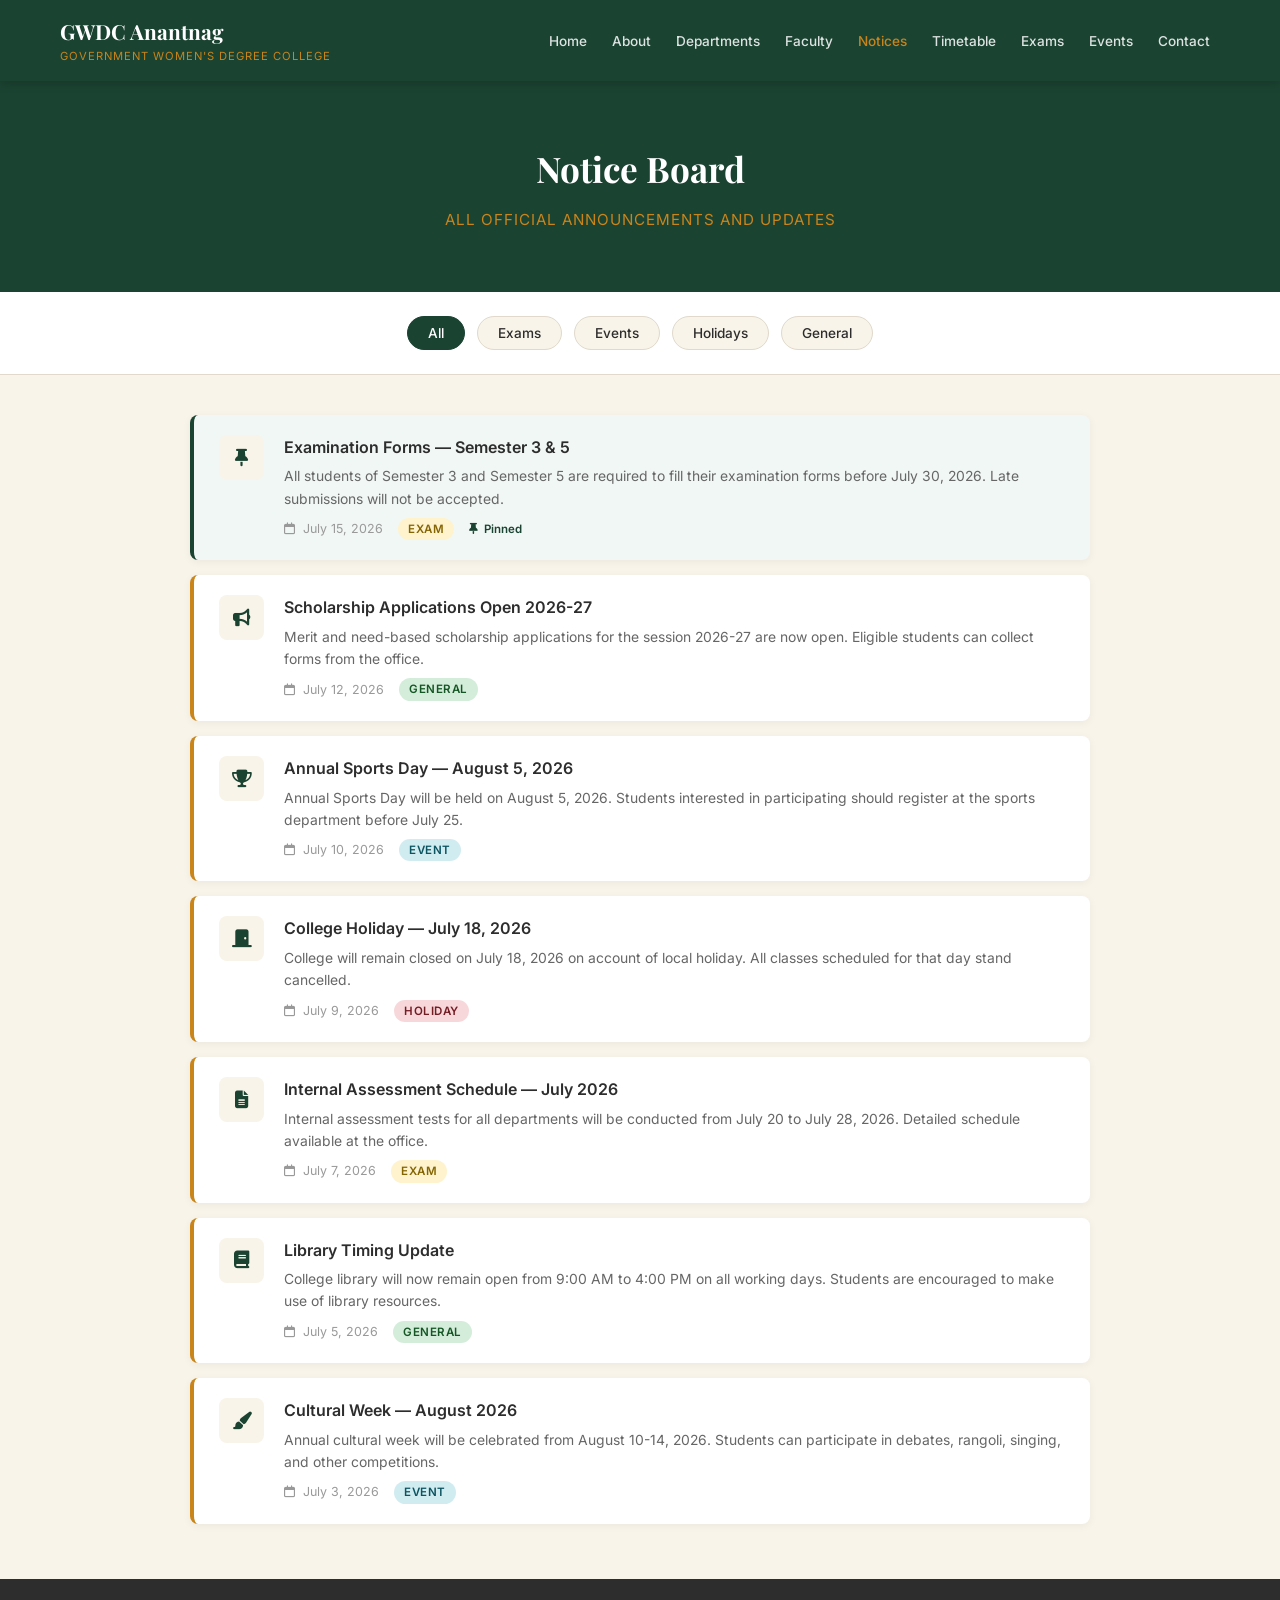
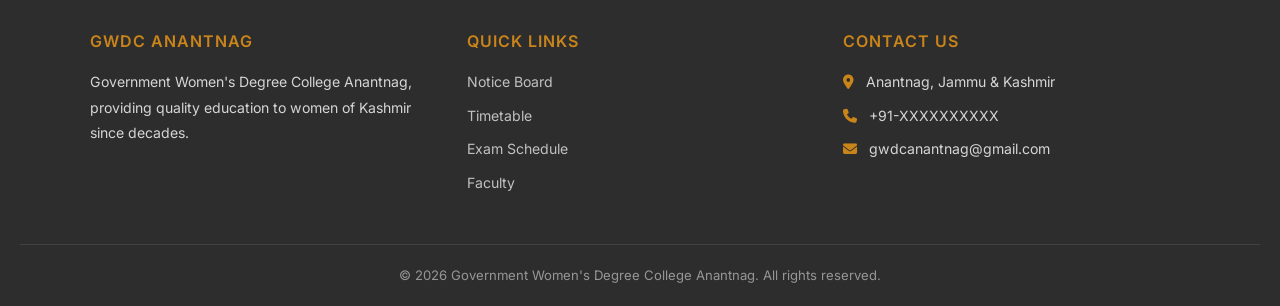
<file: notices.html>
<!DOCTYPE html>
<html lang="en">
<head>
    <meta charset="UTF-8">
    <meta name="viewport" content="width=device-width, initial-scale=1.0">
    <title>Notice Board — GWDC Anantnag</title>
    <link href="https://fonts.googleapis.com/css2?family=Playfair+Display:wght@400;600;700&family=Inter:wght@300;400;500;600&display=swap" rel="stylesheet">
    <link rel="stylesheet" href="https://cdnjs.cloudflare.com/ajax/libs/font-awesome/6.4.0/css/all.min.css">
    <link rel="stylesheet" href="css/style.css">
    <link rel="stylesheet" href="css/navbar.css">
    <link rel="stylesheet" href="css/responsive.css">
    <style>
        /* PAGE SPECIFIC STYLES */

        /* Top banner showing page title */
        .page-header {
            background-color: var(--green);
            padding: 60px 20px;
            text-align: center;
            color: var(--white);
        }

        .page-header h1 {
            color: var(--white);
            font-size: 2.2rem;
            margin-bottom: 10px;
        }

        .page-header p {
            color: var(--gold);
            font-size: 0.95rem;
            text-transform: uppercase;
            letter-spacing: 1px;
        }

        /* Filter buttons — Exams, Events etc */
        .filter-bar {
            background-color: var(--white);
            padding: 20px;
            text-align: center;
            border-bottom: 1px solid var(--border);
            position: sticky;
            top: 60px;
            z-index: 100;
        }

        .filter-btn {
            background-color: var(--cream);
            border: 1px solid var(--border);
            color: var(--charcoal);
            padding: 8px 20px;
            border-radius: 30px;
            cursor: pointer;
            font-size: 0.85rem;
            font-weight: 500;
            margin: 4px;
            transition: all 0.3s ease;
            font-family: 'Inter', sans-serif;
        }

        .filter-btn:hover,
        .filter-btn.active {
            background-color: var(--green);
            color: var(--white);
            border-color: var(--green);
        }

        /* Main notices area */
        .notices-section {
            padding: 40px 20px;
            background-color: var(--cream);
            min-height: 60vh;
        }

        .notices-container {
            max-width: 900px;
            margin: 0 auto;
        }

        /* Each individual notice row */
        .notice-item {
            background-color: var(--white);
            border-radius: 8px;
            padding: 20px 25px;
            margin-bottom: 15px;
            display: flex;
            align-items: flex-start;
            gap: 20px;
            box-shadow: 0 2px 8px rgba(0,0,0,0.05);
            border-left: 4px solid var(--gold);
            transition: transform 0.2s ease;
        }

        .notice-item:hover {
            transform: translateX(4px);
        }

        /* Pinned notice looks different */
        .notice-item.pinned {
            border-left-color: var(--green);
            background-color: #f0f7f4;
        }

        .notice-icon {
            background-color: var(--cream);
            width: 45px;
            height: 45px;
            border-radius: 8px;
            display: flex;
            align-items: center;
            justify-content: center;
            flex-shrink: 0;
        }

        .notice-icon i {
            color: var(--green);
            font-size: 1.1rem;
        }

        .notice-body {
            flex: 1;
        }

        .notice-body h3 {
            font-size: 1rem;
            font-family: 'Inter', sans-serif;
            font-weight: 600;
            color: var(--charcoal);
            margin-bottom: 5px;
        }

        .notice-body p {
            font-size: 0.87rem;
            color: #666;
            margin-bottom: 8px;
        }

        .notice-meta {
            display: flex;
            gap: 15px;
            align-items: center;
            flex-wrap: wrap;
        }

        .notice-date {
            font-size: 0.78rem;
            color: #999;
        }

        .notice-date i {
            margin-right: 4px;
        }

        /* Category badge on each notice */
        .badge {
            font-size: 0.72rem;
            padding: 2px 10px;
            border-radius: 20px;
            font-weight: 600;
            text-transform: uppercase;
            letter-spacing: 0.5px;
        }

        .badge-exam {
            background-color: #fff3cd;
            color: #856404;
        }

        .badge-event {
            background-color: #d1ecf1;
            color: #0c5460;
        }

        .badge-general {
            background-color: #d4edda;
            color: #155724;
        }

        .badge-holiday {
            background-color: #f8d7da;
            color: #721c24;
        }

        .pin-badge {
            font-size: 0.72rem;
            color: var(--green);
            font-weight: 600;
        }

        .pin-badge i {
            margin-right: 3px;
        }

        /* Hidden notices when filtered */
        .notice-item.hidden {
            display: none;
        }
    </style>
</head>
<body>

    <!-- NAVBAR -->
    <nav class="navbar">
        <div class="nav-container">
            <div class="nav-logo">
                <h1>GWDC Anantnag</h1>
                <p>Government Women's Degree College</p>
            </div>
            <ul class="nav-links">
                <li><a href="index.html">Home</a></li>
                <li><a href="about.html">About</a></li>
                <li><a href="departments.html">Departments</a></li>
                <li><a href="faculty.html">Faculty</a></li>
                <li><a href="notices.html" class="active">Notices</a></li>
                <li><a href="timetable.html">Timetable</a></li>
                <li><a href="exams.html">Exams</a></li>
                <li><a href="events.html">Events</a></li>
                <li><a href="contact.html">Contact</a></li>
            </ul>
            <div class="hamburger" id="hamburger">
                <span></span>
                <span></span>
                <span></span>
            </div>
        </div>
    </nav>

    <!-- PAGE HEADER -->
    <div class="page-header">
        <h1>Notice Board</h1>
        <p>All official announcements and updates</p>
    </div>

    <!-- FILTER BUTTONS -->
    <div class="filter-bar">
        <button class="filter-btn active" data-filter="all">All</button>
        <button class="filter-btn" data-filter="exam">Exams</button>
        <button class="filter-btn" data-filter="event">Events</button>
        <button class="filter-btn" data-filter="holiday">Holidays</button>
        <button class="filter-btn" data-filter="general">General</button>
    </div>

    <!-- NOTICES LIST -->
    <section class="notices-section">
        <div class="notices-container">

            <!-- PINNED NOTICE -->
            <div class="notice-item pinned" data-category="exam">
                <div class="notice-icon">
                    <i class="fas fa-thumbtack"></i>
                </div>
                <div class="notice-body">
                    <h3>Examination Forms — Semester 3 & 5</h3>
                    <p>All students of Semester 3 and Semester 5 are required to fill their examination forms before July 30, 2026. Late submissions will not be accepted.</p>
                    <div class="notice-meta">
                        <span class="notice-date"><i class="far fa-calendar"></i> July 15, 2026</span>
                        <span class="badge badge-exam">Exam</span>
                        <span class="pin-badge"><i class="fas fa-thumbtack"></i> Pinned</span>
                    </div>
                </div>
            </div>

            <!-- REGULAR NOTICES -->
            <div class="notice-item" data-category="general">
                <div class="notice-icon">
                    <i class="fas fa-bullhorn"></i>
                </div>
                <div class="notice-body">
                    <h3>Scholarship Applications Open 2026-27</h3>
                    <p>Merit and need-based scholarship applications for the session 2026-27 are now open. Eligible students can collect forms from the office.</p>
                    <div class="notice-meta">
                        <span class="notice-date"><i class="far fa-calendar"></i> July 12, 2026</span>
                        <span class="badge badge-general">General</span>
                    </div>
                </div>
            </div>

            <div class="notice-item" data-category="event">
                <div class="notice-icon">
                    <i class="fas fa-trophy"></i>
                </div>
                <div class="notice-body">
                    <h3>Annual Sports Day — August 5, 2026</h3>
                    <p>Annual Sports Day will be held on August 5, 2026. Students interested in participating should register at the sports department before July 25.</p>
                    <div class="notice-meta">
                        <span class="notice-date"><i class="far fa-calendar"></i> July 10, 2026</span>
                        <span class="badge badge-event">Event</span>
                    </div>
                </div>
            </div>

            <div class="notice-item" data-category="holiday">
                <div class="notice-icon">
                    <i class="fas fa-door-closed"></i>
                </div>
                <div class="notice-body">
                    <h3>College Holiday — July 18, 2026</h3>
                    <p>College will remain closed on July 18, 2026 on account of local holiday. All classes scheduled for that day stand cancelled.</p>
                    <div class="notice-meta">
                        <span class="notice-date"><i class="far fa-calendar"></i> July 9, 2026</span>
                        <span class="badge badge-holiday">Holiday</span>
                    </div>
                </div>
            </div>

            <div class="notice-item" data-category="exam">
                <div class="notice-icon">
                    <i class="fas fa-file-alt"></i>
                </div>
                <div class="notice-body">
                    <h3>Internal Assessment Schedule — July 2026</h3>
                    <p>Internal assessment tests for all departments will be conducted from July 20 to July 28, 2026. Detailed schedule available at the office.</p>
                    <div class="notice-meta">
                        <span class="notice-date"><i class="far fa-calendar"></i> July 7, 2026</span>
                        <span class="badge badge-exam">Exam</span>
                    </div>
                </div>
            </div>

            <div class="notice-item" data-category="general">
                <div class="notice-icon">
                    <i class="fas fa-book"></i>
                </div>
                <div class="notice-body">
                    <h3>Library Timing Update</h3>
                    <p>College library will now remain open from 9:00 AM to 4:00 PM on all working days. Students are encouraged to make use of library resources.</p>
                    <div class="notice-meta">
                        <span class="notice-date"><i class="far fa-calendar"></i> July 5, 2026</span>
                        <span class="badge badge-general">General</span>
                    </div>
                </div>
            </div>

            <div class="notice-item" data-category="event">
                <div class="notice-icon">
                    <i class="fas fa-paint-brush"></i>
                </div>
                <div class="notice-body">
                    <h3>Cultural Week — August 2026</h3>
                    <p>Annual cultural week will be celebrated from August 10-14, 2026. Students can participate in debates, rangoli, singing, and other competitions.</p>
                    <div class="notice-meta">
                        <span class="notice-date"><i class="far fa-calendar"></i> July 3, 2026</span>
                        <span class="badge badge-event">Event</span>
                    </div>
                </div>
            </div>

        </div>
    </section>

    <!-- FOOTER -->
    <footer class="footer">
        <div class="footer-container">
            <div class="footer-col">
                <h3>GWDC Anantnag</h3>
                <p>Government Women's Degree College Anantnag, providing quality education to women of Kashmir since decades.</p>
            </div>
            <div class="footer-col">
                <h3>Quick Links</h3>
                <ul>
                    <li><a href="notices.html">Notice Board</a></li>
                    <li><a href="timetable.html">Timetable</a></li>
                    <li><a href="exams.html">Exam Schedule</a></li>
                    <li><a href="faculty.html">Faculty</a></li>
                </ul>
            </div>
            <div class="footer-col">
                <h3>Contact Us</h3>
                <p><i class="fas fa-map-marker-alt"></i> Anantnag, Jammu & Kashmir</p>
                <p><i class="fas fa-phone"></i> +91-XXXXXXXXXX</p>
                <p><i class="fas fa-envelope"></i> gwdcanantnag@gmail.com</p>
            </div>
        </div>
        <div class="footer-bottom">
            <p>© 2026 Government Women's Degree College Anantnag. All rights reserved.</p>
        </div>
    </footer>

    <script src="js/navbar.js"></script>
    <script>
        // FILTER FUNCTIONALITY
        // When you click a filter button
        // only notices with matching category show up

        const filterBtns = document.querySelectorAll('.filter-btn');
        const noticeItems = document.querySelectorAll('.notice-item');

        filterBtns.forEach(function(btn) {
            btn.addEventListener('click', function() {

                // Remove active from all buttons
                filterBtns.forEach(b => b.classList.remove('active'));

                // Add active to clicked button
                btn.classList.add('active');

                const filter = btn.getAttribute('data-filter');

                noticeItems.forEach(function(item) {
                    if (filter === 'all') {
                        item.classList.remove('hidden');
                    } else if (item.getAttribute('data-category') === filter) {
                        item.classList.remove('hidden');
                    } else {
                        item.classList.add('hidden');
                    }
                });
            });
        });
    </script>

</body>
</html>
</file>
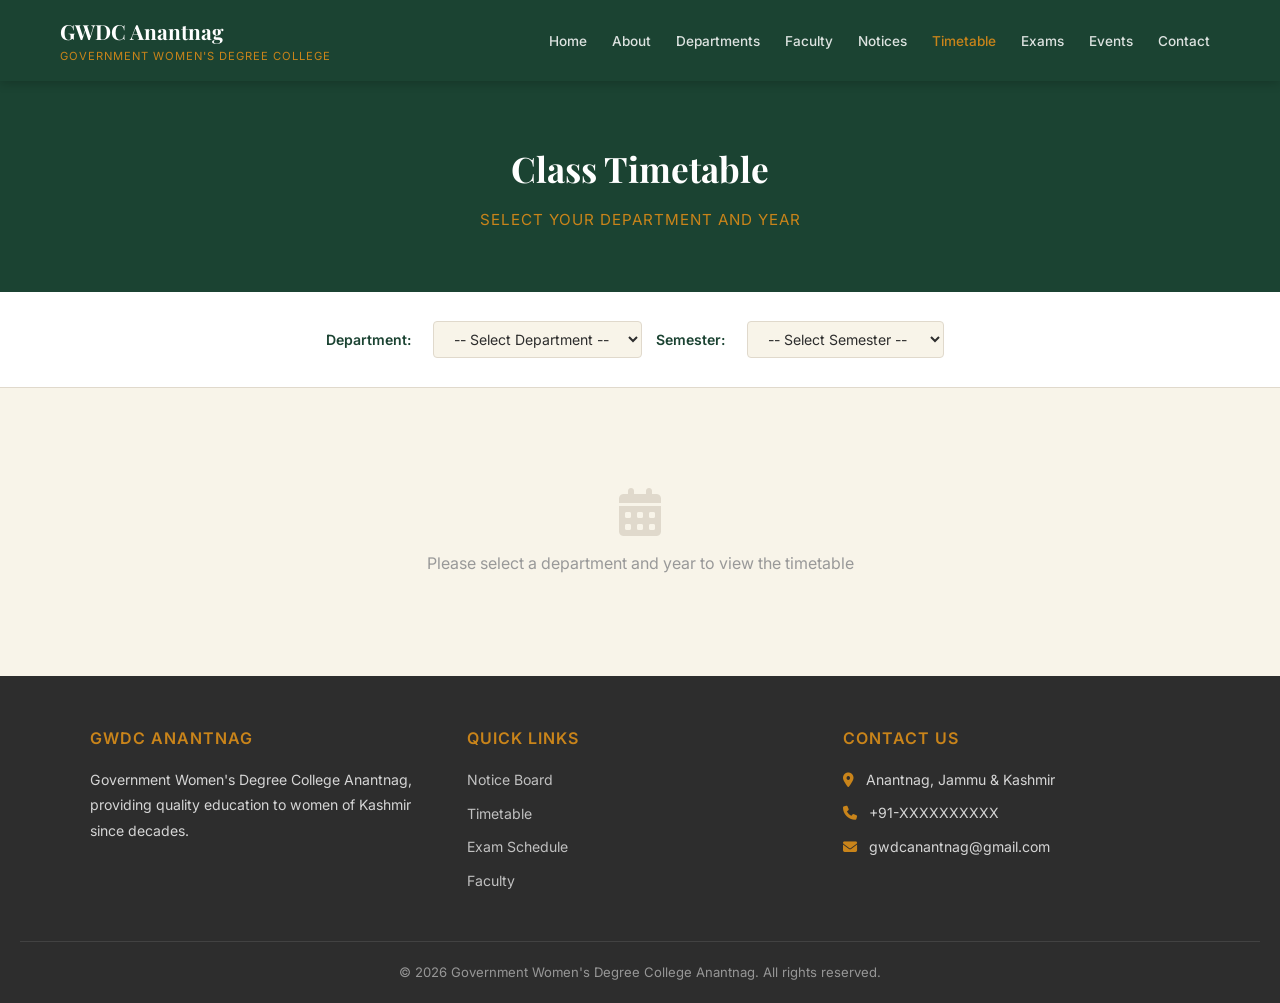
<file: timetable.html>
<!DOCTYPE html>
<html lang="en">
<head>
    <meta charset="UTF-8">
    <meta name="viewport" content="width=device-width, initial-scale=1.0">
    <title>Timetable — GWDC Anantnag</title>
    <link href="https://fonts.googleapis.com/css2?family=Playfair+Display:wght@400;600;700&family=Inter:wght@300;400;500;600&display=swap" rel="stylesheet">
    <link rel="stylesheet" href="https://cdnjs.cloudflare.com/ajax/libs/font-awesome/6.4.0/css/all.min.css">
    <link rel="stylesheet" href="css/style.css">
    <link rel="stylesheet" href="css/navbar.css">
    <link rel="stylesheet" href="css/responsive.css">
    <style>
        .page-header {
            background-color: var(--green);
            padding: 60px 20px;
            text-align: center;
            color: var(--white);
        }

        .page-header h1 {
            color: var(--white);
            font-size: 2.2rem;
            margin-bottom: 10px;
        }

        .page-header p {
            color: var(--gold);
            font-size: 0.95rem;
            text-transform: uppercase;
            letter-spacing: 1px;
        }

        /* Department and year selector */
        .selector-bar {
            background-color: var(--white);
            padding: 25px 20px;
            border-bottom: 1px solid var(--border);
            text-align: center;
        }

        .selector-bar label {
            font-size: 0.88rem;
            font-weight: 600;
            color: var(--green);
            margin-right: 8px;
        }

        .selector-bar select {
            padding: 8px 16px;
            border: 1px solid var(--border);
            border-radius: 4px;
            font-family: 'Inter', sans-serif;
            font-size: 0.88rem;
            color: var(--charcoal);
            background-color: var(--cream);
            cursor: pointer;
            margin: 4px 10px;
        }

        .selector-bar select:focus {
            outline: none;
            border-color: var(--green);
        }

        /* Timetable section */
        .timetable-section {
            padding: 40px 20px;
            background-color: var(--cream);
        }

        .timetable-container {
            max-width: 1000px;
            margin: 0 auto;
        }

        /* Label above table */
        .timetable-label {
            background-color: var(--green);
            color: var(--white);
            padding: 12px 20px;
            border-radius: 8px 8px 0 0;
            display: flex;
            justify-content: space-between;
            align-items: center;
        }

        .timetable-label h3 {
            color: var(--white);
            font-size: 1rem;
            font-family: 'Inter', sans-serif;
        }

        .timetable-label span {
            font-size: 0.82rem;
            color: var(--gold);
        }

        /* The actual table */
        .timetable-wrap {
            overflow-x: auto;
        }

        table {
            width: 100%;
            border-collapse: collapse;
            background-color: var(--white);
            border-radius: 0 0 8px 8px;
            overflow: hidden;
        }

        thead {
            background-color: var(--charcoal);
            color: var(--white);
        }

        thead th {
            padding: 12px 15px;
            text-align: center;
            font-size: 0.82rem;
            font-weight: 600;
            text-transform: uppercase;
            letter-spacing: 0.5px;
        }

        thead th:first-child {
            text-align: left;
        }

        tbody tr {
            border-bottom: 1px solid var(--border);
            transition: background-color 0.2s ease;
        }

        tbody tr:hover {
            background-color: var(--cream);
        }

        tbody tr:last-child {
            border-bottom: none;
        }

        tbody td {
            padding: 12px 15px;
            font-size: 0.85rem;
            text-align: center;
            color: var(--charcoal);
        }

        tbody td:first-child {
            font-weight: 600;
            color: var(--green);
            text-align: left;
        }

        /* Subject cell styling */
        .subject {
            background-color: #f0f7f4;
            border-radius: 4px;
            padding: 4px 8px;
            font-size: 0.78rem;
            font-weight: 500;
            color: var(--green);
        }

        .break-cell {
            color: var(--gold);
            font-weight: 600;
            font-size: 0.78rem;
        }

        /* Hidden timetables */
        .timetable-view {
            display: none;
        }

        .timetable-view.active {
            display: block;
        }

        /* Note below table */
        .timetable-note {
            margin-top: 15px;
            padding: 12px 18px;
            background-color: #fff3cd;
            border-left: 3px solid var(--gold);
            border-radius: 0 4px 4px 0;
            font-size: 0.83rem;
            color: #856404;
        }

        .timetable-note i {
            margin-right: 6px;
        }
    </style>
</head>
<body>

    <!-- NAVBAR -->
    <nav class="navbar">
        <div class="nav-container">
            <div class="nav-logo">
                <h1>GWDC Anantnag</h1>
                <p>Government Women's Degree College</p>
            </div>
            <ul class="nav-links">
                <li><a href="index.html">Home</a></li>
                <li><a href="about.html">About</a></li>
                <li><a href="departments.html">Departments</a></li>
                <li><a href="faculty.html">Faculty</a></li>
                <li><a href="notices.html">Notices</a></li>
                <li><a href="timetable.html" class="active">Timetable</a></li>
                <li><a href="exams.html">Exams</a></li>
                <li><a href="events.html">Events</a></li>
                <li><a href="contact.html">Contact</a></li>
            </ul>
            <div class="hamburger" id="hamburger">
                <span></span>
                <span></span>
                <span></span>
            </div>
        </div>
    </nav>

    <!-- PAGE HEADER -->
    <div class="page-header">
        <h1>Class Timetable</h1>
        <p>Select your department and year</p>
    </div>

    <!-- SELECTORS -->
    <div class="selector-bar">
        <label for="dept">Department:</label>
        <select id="dept" onchange="showTimetable()">
            <option value="">-- Select Department --</option>
            <option value="bca">BCA</option>
            <option value="bsc">BSc</option>
            <option value="ba">BA</option>
            <option value="bcom">BCom</option>
        </select>

        <label for="year">Semester:</label>
        <select id="year" onchange="showTimetable()">
            <option value="">-- Select Semester --</option>
            <option value="1">Semester 1</option>
            <option value="2">Semester 2</option>
            <option value="3">Semester 3</option>
            <option value="4">Semester 4</option>
            <option value="5">Semester 5</option>
            <option value="6">Semester 6</option>
            <option value="7">Semester 7 (Honours)</option>
            <option value="8">Semester 8 (Honours)</option>
        </select>
    </div>

    <!-- TIMETABLE SECTION -->
    <section class="timetable-section">
        <div class="timetable-container">

            <!-- DEFAULT MESSAGE -->
            <div class="timetable-view active" id="default-msg">
                <div style="text-align:center; padding: 60px 20px; color: #999;">
                    <i class="fas fa-calendar-alt" style="font-size: 3rem; margin-bottom: 15px; display:block; color: var(--border);"></i>
                    <p style="font-size: 1rem;">Please select a department and year to view the timetable</p>
                </div>
            </div>

            <!-- BCA 2ND YEAR TIMETABLE -->
            <div class="timetable-view" id="bca-2">
                <div class="timetable-label">
                    <h3>BCA — Semester 2 Timetable</h3>
                    <span>Session 2026-27</span>
                </div>
                <div class="timetable-wrap">
                    <table>
                        <thead>
                            <tr>
                                <th>Time</th>
                                <th>Monday</th>
                                <th>Tuesday</th>
                                <th>Wednesday</th>
                                <th>Thursday</th>
                                <th>Friday</th>
                                <th>Saturday</th>
                            </tr>
                        </thead>
                        <tbody>
                            <tr>
                                <td>9:00 - 10:00</td>
                                <td><span class="subject">Data Structures</span></td>
                                <td><span class="subject">Mathematics</span></td>
                                <td><span class="subject">DBMS</span></td>
                                <td><span class="subject">Data Structures</span></td>
                                <td><span class="subject">Web Technology</span></td>
                                <td><span class="subject">Mathematics</span></td>
                            </tr>
                            <tr>
                                <td>10:00 - 11:00</td>
                                <td><span class="subject">Web Technology</span></td>
                                <td><span class="subject">DBMS</span></td>
                                <td><span class="subject">Mathematics</span></td>
                                <td><span class="subject">Web Technology</span></td>
                                <td><span class="subject">Data Structures</span></td>
                                <td><span class="subject">DBMS</span></td>
                            </tr>
                            <tr>
                                <td>11:00 - 11:15</td>
                                <td colspan="6" class="break-cell">☕ Short Break</td>
                            </tr>
                            <tr>
                                <td>11:15 - 12:15</td>
                                <td><span class="subject">DBMS</span></td>
                                <td><span class="subject">Data Structures</span></td>
                                <td><span class="subject">Web Technology</span></td>
                                <td><span class="subject">Mathematics</span></td>
                                <td><span class="subject">DBMS</span></td>
                                <td><span class="subject">Lab</span></td>
                            </tr>
                            <tr>
                                <td>12:15 - 1:00</td>
                                <td colspan="6" class="break-cell">🍽️ Lunch Break</td>
                            </tr>
                            <tr>
                                <td>1:00 - 2:00</td>
                                <td><span class="subject">Lab</span></td>
                                <td><span class="subject">Lab</span></td>
                                <td><span class="subject">Data Structures</span></td>
                                <td><span class="subject">Lab</span></td>
                                <td><span class="subject">Mathematics</span></td>
                                <td>—</td>
                            </tr>
                            <tr>
                                <td>2:00 - 3:00</td>
                                <td><span class="subject">Lab</span></td>
                                <td><span class="subject">Lab</span></td>
                                <td><span class="subject">DBMS</span></td>
                                <td><span class="subject">Lab</span></td>
                                <td><span class="subject">Web Technology</span></td>
                                <td>—</td>
                            </tr>
                        </tbody>
                    </table>
                </div>
                <p class="timetable-note">
                    <i class="fas fa-info-circle"></i>
                    This timetable is subject to change. Always check the notice board for updates.
                </p>
            </div>

            <!-- BCA 1ST YEAR TIMETABLE -->
            <div class="timetable-view" id="bca-1">
                <div class="timetable-label">
                    <h3>BCA — Semester 1 Timetable</h3>
                    <span>Session 2026-27</span>
                </div>
                <div class="timetable-wrap">
                    <table>
                        <thead>
                            <tr>
                                <th>Time</th>
                                <th>Monday</th>
                                <th>Tuesday</th>
                                <th>Wednesday</th>
                                <th>Thursday</th>
                                <th>Friday</th>
                                <th>Saturday</th>
                            </tr>
                        </thead>
                        <tbody>
                            <tr>
                                <td>9:00 - 10:00</td>
                                <td><span class="subject">Programming Fundamentals</span></td>
                                <td><span class="subject">Mathematics I</span></td>
                                <td><span class="subject">Computer Basics</span></td>
                                <td><span class="subject">Programming Fundamentals</span></td>
                                <td><span class="subject">English</span></td>
                                <td><span class="subject">Mathematics I</span></td>
                            </tr>
                            <tr>
                                <td>10:00 - 11:00</td>
                                <td><span class="subject">English</span></td>
                                <td><span class="subject">Computer Basics</span></td>
                                <td><span class="subject">Mathematics I</span></td>
                                <td><span class="subject">English</span></td>
                                <td><span class="subject">Programming Fundamentals</span></td>
                                <td><span class="subject">Computer Basics</span></td>
                            </tr>
                            <tr>
                                <td>11:00 - 11:15</td>
                                <td colspan="6" class="break-cell">☕ Short Break</td>
                            </tr>
                            <tr>
                                <td>11:15 - 12:15</td>
                                <td><span class="subject">Computer Basics</span></td>
                                <td><span class="subject">Programming Fundamentals</span></td>
                                <td><span class="subject">English</span></td>
                                <td><span class="subject">Mathematics I</span></td>
                                <td><span class="subject">Computer Basics</span></td>
                                <td><span class="subject">Lab</span></td>
                            </tr>
                            <tr>
                                <td>12:15 - 1:00</td>
                                <td colspan="6" class="break-cell">🍽️ Lunch Break</td>
                            </tr>
                            <tr>
                                <td>1:00 - 2:00</td>
                                <td><span class="subject">Lab</span></td>
                                <td><span class="subject">Lab</span></td>
                                <td><span class="subject">Programming Fundamentals</span></td>
                                <td><span class="subject">Lab</span></td>
                                <td><span class="subject">Mathematics I</span></td>
                                <td>—</td>
                            </tr>
                            <tr>
                                <td>2:00 - 3:00</td>
                                <td><span class="subject">Lab</span></td>
                                <td><span class="subject">Lab</span></td>
                                <td><span class="subject">Computer Basics</span></td>
                                <td><span class="subject">Lab</span></td>
                                <td><span class="subject">English</span></td>
                                <td>—</td>
                            </tr>
                        </tbody>
                    </table>
                </div>
                <p class="timetable-note">
                    <i class="fas fa-info-circle"></i>
                    This timetable is subject to change. Always check the notice board for updates.
                </p>
            </div>

        </div>
    </section>

    <!-- FOOTER -->
    <footer class="footer">
        <div class="footer-container">
            <div class="footer-col">
                <h3>GWDC Anantnag</h3>
                <p>Government Women's Degree College Anantnag, providing quality education to women of Kashmir since decades.</p>
            </div>
            <div class="footer-col">
                <h3>Quick Links</h3>
                <ul>
                    <li><a href="notices.html">Notice Board</a></li>
                    <li><a href="timetable.html">Timetable</a></li>
                    <li><a href="exams.html">Exam Schedule</a></li>
                    <li><a href="faculty.html">Faculty</a></li>
                </ul>
            </div>
            <div class="footer-col">
                <h3>Contact Us</h3>
                <p><i class="fas fa-map-marker-alt"></i> Anantnag, Jammu & Kashmir</p>
                <p><i class="fas fa-phone"></i> +91-XXXXXXXXXX</p>
                <p><i class="fas fa-envelope"></i> gwdcanantnag@gmail.com</p>
            </div>
        </div>
        <div class="footer-bottom">
            <p>© 2026 Government Women's Degree College Anantnag. All rights reserved.</p>
        </div>
    </footer>

    <script src="js/navbar.js"></script>
    <script>
        // TIMETABLE SWITCHER
        // When department and year are both selected
        // show the matching timetable and hide the rest

        function showTimetable() {
            const dept = document.getElementById('dept').value;
            const year = document.getElementById('year').value;

            // Hide everything first
            document.querySelectorAll('.timetable-view').forEach(function(view) {
                view.classList.remove('active');
            });

            // If both selected, show matching timetable
            if (dept && year) {
                const target = document.getElementById(dept + '-' + year);
                if (target) {
                    target.classList.add('active');
                } else {
                    // No timetable found for this combo
                    document.getElementById('default-msg').classList.add('active');
                    document.getElementById('default-msg').innerHTML = `
                        <div style="text-align:center; padding: 60px 20px; color: #999;">
                            <i class="fas fa-clock" style="font-size: 3rem; margin-bottom: 15px; display:block; color: var(--border);"></i>
                            <p style="font-size: 1rem;">Timetable for this class will be uploaded soon</p>
                        </div>
                    `;
                }
            } else {
                document.getElementById('default-msg').classList.add('active');
            }
        }
    </script>

</body>
</html>
</file>
<file: css/style.css>
/* ===========================
   ROOT VARIABLES
=========================== */
:root {
    --green: #1B4332;
    --cream: #F8F4E9;
    --gold: #C9841A;
    --white: #FFFFFF;
    --charcoal: #2D2D2D;
    --light-gray: #F0EDE6;
    --border: #E0D9CC;
}

/* ===========================
   RESET & BASE
=========================== */
* {
    margin: 0;
    padding: 0;
    box-sizing: border-box;
}

html {
    scroll-behavior: smooth;
}

body {
    font-family: 'Inter', sans-serif;
    background-color: var(--cream);
    color: var(--charcoal);
    line-height: 1.6;
}

h1, h2, h3, h4 {
    font-family: 'Playfair Display', serif;
    color: var(--green);
}

a {
    text-decoration: none;
    color: inherit;
}

ul {
    list-style: none;
}

img {
    max-width: 100%;
    display: block;
}

/* ===========================
   SECTION TITLES
=========================== */
.section-title {
    text-align: center;
    margin-bottom: 40px;
}

.section-title h2 {
    font-size: 2rem;
    color: var(--green);
    margin-bottom: 10px;
}

.section-title p {
    color: #666;
    font-size: 1rem;
}

.section-title .gold-line {
    width: 60px;
    height: 3px;
    background-color: var(--gold);
    margin: 10px auto 0;
    border-radius: 2px;
}

/* ===========================
   HERO SECTION
=========================== */
.hero {
    background-color: var(--green);
    color: var(--white);
    padding: 130px 20px 100px;
    text-align: center;
    position: relative;
    overflow: hidden;
}

.hero::before {
    content: '';
    position: absolute;
    top: -50px;
    right: -50px;
    width: 300px;
    height: 300px;
    background-color: rgba(201, 132, 26, 0.1);
    border-radius: 50%;
}

.hero::after {
    content: '';
    position: absolute;
    bottom: -80px;
    left: -80px;
    width: 400px;
    height: 400px;
    background-color: rgba(255,255,255,0.03);
    border-radius: 50%;
}

.hero-content {
    position: relative;
    z-index: 1;
    max-width: 800px;
    margin: 0 auto;
}

.hero-content h1 {
    font-size: 2.8rem;
    color: var(--white);
    margin-bottom: 10px;
    line-height: 1.2;
}

.hero-content .subtitle {
    font-size: 1.1rem;
    color: var(--gold);
    margin-bottom: 15px;
    font-weight: 500;
    letter-spacing: 1px;
    text-transform: uppercase;
}

.hero-content p {
    font-size: 1rem;
    color: rgba(255,255,255,0.8);
    margin-bottom: 30px;
    max-width: 600px;
    margin-left: auto;
    margin-right: auto;
}

.hero-buttons {
    display: flex;
    gap: 15px;
    justify-content: center;
    flex-wrap: wrap;
}

.btn-primary {
    background-color: var(--gold);
    color: var(--white);
    padding: 12px 28px;
    border-radius: 4px;
    font-weight: 600;
    font-size: 0.95rem;
    transition: all 0.3s ease;
    border: 2px solid var(--gold);
}

.btn-primary:hover {
    background-color: transparent;
    color: var(--gold);
}

.btn-secondary {
    background-color: transparent;
    color: var(--white);
    padding: 12px 28px;
    border-radius: 4px;
    font-weight: 600;
    font-size: 0.95rem;
    transition: all 0.3s ease;
    border: 2px solid rgba(255,255,255,0.5);
}

.btn-secondary:hover {
    border-color: var(--white);
    background-color: rgba(255,255,255,0.1);
}

/* ===========================
   ANNOUNCEMENT TICKER
=========================== */
.ticker-wrap {
    background-color: var(--gold);
    padding: 10px 0;
    overflow: hidden;
    white-space: nowrap;
}

.ticker-label {
    display: inline-block;
    background-color: var(--green);
    color: var(--white);
    padding: 2px 15px;
    font-weight: 600;
    font-size: 0.85rem;
    margin-right: 20px;
}

.ticker-content {
    display: inline-block;
    animation: ticker 25s linear infinite;
    color: var(--white);
    font-size: 0.9rem;
    font-weight: 500;
}

.ticker-content span {
    margin-right: 60px;
}

@keyframes ticker {
    0% { transform: translateX(100vw); }
    100% { transform: translateX(-100%); }
}

/* ===========================
   QUICK LINKS
=========================== */
.quick-links {
    padding: 60px 20px;
    background-color: var(--white);
}

.quick-links-grid {
    display: grid;
    grid-template-columns: repeat(auto-fit, minmax(200px, 1fr));
    gap: 20px;
    max-width: 1100px;
    margin: 0 auto;
}

.quick-link-card {
    background-color: var(--cream);
    border: 1px solid var(--border);
    border-radius: 8px;
    padding: 30px 20px;
    text-align: center;
    transition: all 0.3s ease;
    cursor: pointer;
}

.quick-link-card:hover {
    background-color: var(--green);
    color: var(--white);
    transform: translateY(-4px);
    box-shadow: 0 8px 25px rgba(27, 67, 50, 0.2);
}

.quick-link-card:hover h3 {
    color: var(--white);
}

.quick-link-card:hover i {
    color: var(--gold);
}

.quick-link-card i {
    font-size: 2rem;
    color: var(--green);
    margin-bottom: 15px;
    transition: color 0.3s ease;
}

.quick-link-card h3 {
    font-size: 1rem;
    font-family: 'Inter', sans-serif;
    font-weight: 600;
}

/* ===========================
   STATS SECTION
=========================== */
.stats {
    background-color: var(--green);
    padding: 50px 20px;
}

.stats-grid {
    display: grid;
    grid-template-columns: repeat(auto-fit, minmax(150px, 1fr));
    gap: 30px;
    max-width: 900px;
    margin: 0 auto;
    text-align: center;
}

.stat-item h2 {
    font-size: 2.5rem;
    color: var(--gold);
    margin-bottom: 5px;
}

.stat-item p {
    color: rgba(255,255,255,0.8);
    font-size: 0.9rem;
    text-transform: uppercase;
    letter-spacing: 1px;
}

/* ===========================
   NOTICES PREVIEW
=========================== */
.notices-preview {
    padding: 60px 20px;
    background-color: var(--cream);
}

.notices-preview-grid {
    display: grid;
    grid-template-columns: repeat(auto-fit, minmax(280px, 1fr));
    gap: 20px;
    max-width: 1100px;
    margin: 0 auto 30px;
}

.notice-card {
    background-color: var(--white);
    border-left: 4px solid var(--gold);
    border-radius: 0 8px 8px 0;
    padding: 20px;
    box-shadow: 0 2px 10px rgba(0,0,0,0.06);
}

.notice-card .notice-date {
    font-size: 0.8rem;
    color: var(--gold);
    font-weight: 600;
    margin-bottom: 8px;
    text-transform: uppercase;
}

.notice-card h3 {
    font-size: 1rem;
    font-family: 'Inter', sans-serif;
    font-weight: 600;
    color: var(--charcoal);
    margin-bottom: 8px;
}

.notice-card p {
    font-size: 0.88rem;
    color: #666;
}

.center-btn {
    text-align: center;
}

/* ===========================
   FOOTER
=========================== */
.footer {
    background-color: var(--charcoal);
    color: rgba(255,255,255,0.8);
    padding: 50px 20px 0;
}

.footer-container {
    display: grid;
    grid-template-columns: repeat(auto-fit, minmax(220px, 1fr));
    gap: 30px;
    max-width: 1100px;
    margin: 0 auto;
    padding-bottom: 40px;
}

.footer-col h3 {
    color: var(--gold);
    font-family: 'Inter', sans-serif;
    font-size: 1rem;
    font-weight: 600;
    margin-bottom: 15px;
    text-transform: uppercase;
    letter-spacing: 1px;
}

.footer-col p {
    font-size: 0.88rem;
    line-height: 1.8;
    margin-bottom: 8px;
}

.footer-col ul li {
    margin-bottom: 8px;
}

.footer-col ul li a {
    font-size: 0.88rem;
    color: rgba(255,255,255,0.7);
    transition: color 0.3s ease;
}

.footer-col ul li a:hover {
    color: var(--gold);
}

.footer-col i {
    margin-right: 8px;
    color: var(--gold);
}

.footer-bottom {
    border-top: 1px solid rgba(255,255,255,0.1);
    text-align: center;
    padding: 20px;
    font-size: 0.82rem;
    color: rgba(255,255,255,0.5);
}

/* ===========================
   GENERAL SECTION PADDING
=========================== */
section {
    padding: 60px 20px;
}

.container {
    max-width: 1100px;
    margin: 0 auto;
}
</file>
<file: css/navbar.css>
/* ===========================
   NAVBAR
   Top navigation bar that 
   appears on every page
=========================== */
.navbar {
    background-color: var(--green);
    position: sticky;
    top: 0;
    z-index: 1000;
    box-shadow: 0 2px 10px rgba(0,0,0,0.2);
}

.nav-container {
    max-width: 1200px;
    margin: 0 auto;
    padding: 15px 20px;
    display: flex;
    align-items: center;
    justify-content: space-between;
}

.nav-logo h1 {
    font-size: 1.3rem;
    color: var(--white);
    font-family: 'Playfair Display', serif;
}

.nav-logo p {
    font-size: 0.7rem;
    color: var(--gold);
    text-transform: uppercase;
    letter-spacing: 1px;
}

.nav-links {
    display: flex;
    gap: 5px;
    align-items: center;
}

.nav-links li a {
    color: rgba(255,255,255,0.85);
    font-size: 0.85rem;
    font-weight: 500;
    padding: 6px 10px;
    border-radius: 4px;
    transition: all 0.3s ease;
}

.nav-links li a:hover {
    color: var(--white);
    background-color: rgba(255,255,255,0.1);
}

.nav-links li a.active {
    color: var(--gold);
}

/* ===========================
   HAMBURGER MENU
   The 3 lines that appear 
   on mobile screens
=========================== */
.hamburger {
    display: none;
    flex-direction: column;
    gap: 5px;
    cursor: pointer;
    padding: 5px;
}

.hamburger span {
    display: block;
    width: 25px;
    height: 2px;
    background-color: var(--white);
    transition: all 0.3s ease;
}

/* Mobile navbar opens downward */
.nav-links.open {
    display: flex;
}
.navbar {
    position: sticky;
    top: 0;
    z-index: 999;
}
</file>
<file: css/responsive.css>
/* ===========================
   RESPONSIVE CSS
   Controls how the site looks 
   on mobile and tablet screens.
   
   @media means — apply these 
   styles ONLY when screen is 
   smaller than this width
=========================== */

/* TABLET — screens below 900px */
@media (max-width: 900px) {
    .hero-content h1 {
        font-size: 2rem;
    }

    .nav-links {
        display: none;
        position: absolute;
        top: 100%;
        left: 0;
        right: 0;
        background-color: var(--green);
        flex-direction: column;
        padding: 20px;
        gap: 5px;
        box-shadow: 0 5px 15px rgba(0,0,0,0.2);
    }

    .nav-links li a {
        display: block;
        padding: 10px 15px;
        font-size: 0.95rem;
    }

    .hamburger {
        display: flex;
    }

    .nav-container {
        position: relative;
    }
}

/* MOBILE — screens below 600px */
@media (max-width: 600px) {
    .hero {
        padding: 70px 15px;
    }

    .hero-content h1 {
        font-size: 1.6rem;
    }

    .hero-content .subtitle {
        font-size: 0.9rem;
    }

    .hero-buttons {
        flex-direction: column;
        align-items: center;
    }

    .stats-grid {
        grid-template-columns: repeat(2, 1fr);
    }

    .stat-item h2 {
        font-size: 1.8rem;
    }

    .section-title h2 {
        font-size: 1.5rem;
    }

    .footer-container {
        grid-template-columns: 1fr;
    }

@media (max-width: 700px) {
    div[style*="grid-template-columns: 1fr 1fr"] {
        grid-template-columns: 1fr !important;
    }
}
</file>
